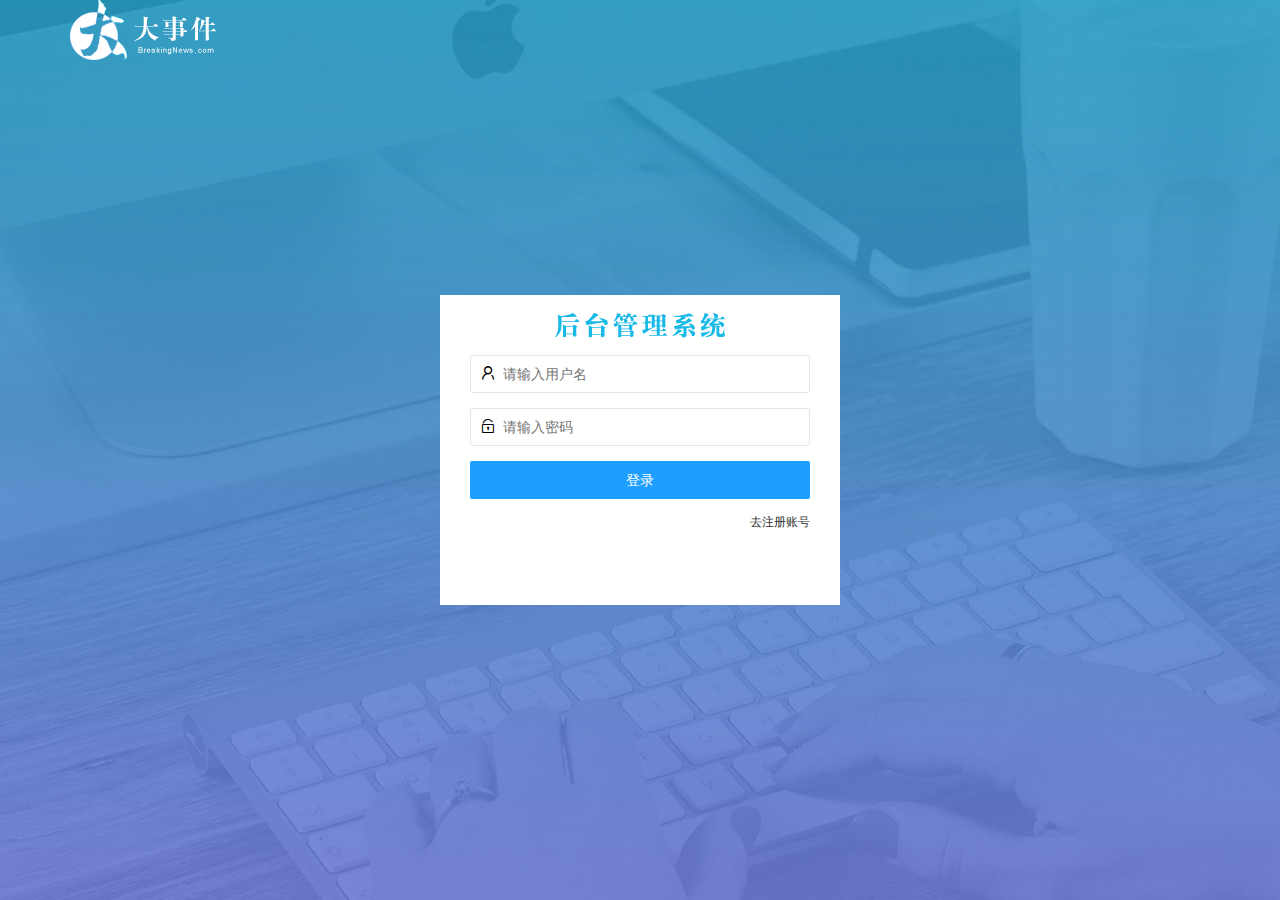
<file: login.html>
<!DOCTYPE html>
<html lang="en">
<head>
    <meta charset="UTF-8">
    <meta http-equiv="X-UA-Compatible" content="IE=edge">
    <meta name="viewport" content="width=device-width, initial-scale=1.0">
    <title>登录界面</title>
    <link rel="stylesheet" href="./assets/lib/layui/css/layui.css">
    <link rel="stylesheet" href="./assets/css/login.css">
</head>
<body>
    <!-- logo -->
    <div class="layui-main">
        <img src="./assets/images/logo.png" alt="">
    </div>
    <!-- 登录注册区域 -->
    <div class="loginAndRegBox">
        <div class="title-box"></div>
        <!-- 登录 -->
        <div class="login-box">
            <!--  登陆的表单 -->
            <form class="layui-form" id="form_login">
                <!-- 用户名 -->
                <div class="layui-form-item">
                  <i class="layui-icon layui-icon-username"></i>
                  <input type="text" name="username" required lay-verify="required" placeholder="请输入用户名" autocomplete="off" class="layui-input" />
                </div>
                <!-- 密码 -->
                <div class="layui-form-item">
                  <i class="layui-icon layui-icon-password"></i>
                  <input type="password" name="password" required lay-verify="required|pwd" placeholder="请输入密码" autocomplete="off" class="layui-input" />
                </div>
                <!-- 登录按钮 -->
                <div class="layui-form-item">
                  <!-- 注意：表单提交按钮和普通按钮的区别，就是 lay-submit 属性 -->
                  <button class="layui-btn layui-btn-fluid layui-btn-normal" lay-submit>登录</button>
                </div>
                <div class="layui-form-item links">
                    <a href="javascript:;" id="link_reg">去注册账号</a>
                </div>
              </form>
            
            
        </div>
        <!-- 注册 -->
        <div class="reg-box">
            <form class="layui-form" id="form_reg">
                <!-- 用户名 -->
                <div class="layui-form-item">
                  <i class="layui-icon layui-icon-username"></i>
                  <input type="text" name="username" required lay-verify="required" placeholder="请输入用户名" autocomplete="off" class="layui-input" />
                </div>
                <!-- 密码 -->
                <div class="layui-form-item">
                  <i class="layui-icon layui-icon-password"></i>
                  <input type="password" name="password" required lay-verify="required|pwd" placeholder="请输入密码" autocomplete="off" class="layui-input" />
                </div>
                <!-- 密码确认框 -->
                <div class="layui-form-item">
                  <i class="layui-icon layui-icon-password"></i>
                  <input type="password" name="repassword" required lay-verify="required|pwd|repwd" placeholder="再次确认密码" autocomplete="off" class="layui-input" />
                </div>
                <!-- 注册按钮 -->
                <div class="layui-form-item">
                  <!-- 注意：表单提交按钮和普通按钮的区别，就是 lay-submit 属性 -->
                  <button class="layui-btn layui-btn-fluid layui-btn-normal" lay-submit>注册</button>
                </div>
                <div class="layui-form-item links">
                  <a href="javascript:;" id="link_login">去登录</a>
                </div>
              </form>
        </div>
    </div>
    <script src="./assets/lib/layui/layui.all.js"></script>
    <script src="./assets/lib/jquery.js"></script>
    <script src="./assets/js/baseApi.js"></script>
    <script src="./assets/js/login.js"></script>
</body>
</html>
</file>
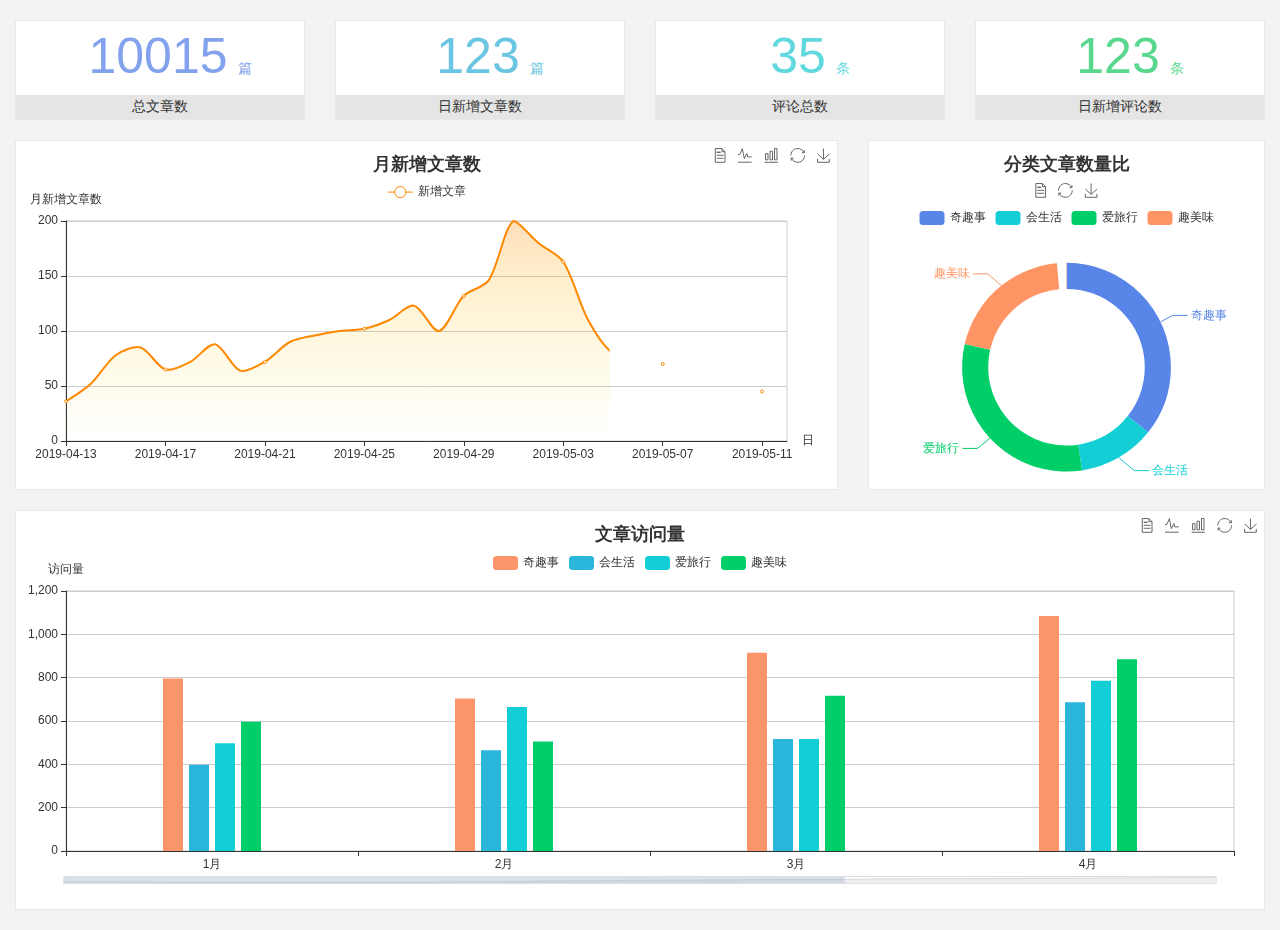
<file: home/dashboard.html>
<!DOCTYPE html>
<html lang="en">

<head>
  <meta charset="UTF-8">
  <meta name="viewport" content="width=device-width, initial-scale=1.0">
  <meta http-equiv="X-UA-Compatible" content="ie=edge">
  <title>图表统计</title>
  <link rel="stylesheet" href="../assets/lib/bootstrap.css" />
  <link rel="stylesheet" href="../assets/lib/main.css" />
  <script src="../assets/lib/jquery.js"></script>
  <script type="text/javascript" src="../assets/lib/echarts.min.js"></script>
</head>

<body>
  <div class="container-fluid">
    <div class="row spannel_list">
      <div class="col-sm-3 col-xs-6">
        <div class="spannel">
          <em>10015</em><span>篇</span>
          <b>总文章数</b>
        </div>
      </div>
      <div class="col-sm-3 col-xs-6">
        <div class="spannel scolor01">
          <em>123</em><span>篇</span>
          <b>日新增文章数</b>
        </div>
      </div>
      <div class="col-sm-3 col-xs-6">
        <div class="spannel scolor02">
          <em>35</em><span>条</span>
          <b>评论总数</b>
        </div>
      </div>
      <div class="col-sm-3 col-xs-6">
        <div class="spannel scolor03">
          <em>123</em><span>条</span>
          <b>日新增评论数</b>
        </div>
      </div>
    </div>
  </div>

  <div class="container-fluid">
    <div class="row curve-pie">
      <div class="col-lg-8 col-md-8">
        <div class="gragh_pannel" id="curve_show"></div>
      </div>
      <div class="col-lg-4 col-md-4">
        <div class="gragh_pannel" id="pie_show"></div>
      </div>
    </div>
  </div>

  <div class="container-fluid">
    <div class="column_pannel" id="column_show"></div>
  </div>

  <script>
    var oChart = echarts.init(document.getElementById('curve_show'));
    var aList_all = [
      { 'count': 36, 'date': '2019-04-13' },
      { 'count': 52, 'date': '2019-04-14' },
      { 'count': 78, 'date': '2019-04-15' },
      { 'count': 85, 'date': '2019-04-16' },
      { 'count': 65, 'date': '2019-04-17' },
      { 'count': 72, 'date': '2019-04-18' },
      { 'count': 88, 'date': '2019-04-19' },
      { 'count': 64, 'date': '2019-04-20' },
      { 'count': 72, 'date': '2019-04-21' },
      { 'count': 90, 'date': '2019-04-22' },
      { 'count': 96, 'date': '2019-04-23' },
      { 'count': 100, 'date': '2019-04-24' },
      { 'count': 102, 'date': '2019-04-25' },
      { 'count': 110, 'date': '2019-04-26' },
      { 'count': 123, 'date': '2019-04-27' },
      { 'count': 100, 'date': '2019-04-28' },
      { 'count': 132, 'date': '2019-04-29' },
      { 'count': 146, 'date': '2019-04-30' },
      { 'count': 200, 'date': '2019-05-01' },
      { 'count': 180, 'date': '2019-05-02' },
      { 'count': 163, 'date': '2019-05-03' },
      { 'count': 110, 'date': '2019-05-04' },
      { 'count': 80, 'date': '2019-05-05' },
      { 'count': 82, 'date': '2019-05-06' },
      { 'count': 70, 'date': '2019-05-07' },
      { 'count': 65, 'date': '2019-05-08' },
      { 'count': 54, 'date': '2019-05-09' },
      { 'count': 40, 'date': '2019-05-10' },
      { 'count': 45, 'date': '2019-05-11' },
      { 'count': 38, 'date': '2019-05-12' },
    ];

    let aCount = [];
    let aDate = [];

    for (var i = 0; i < aList_all.length; i++) {
      aCount.push(aList_all[i].count);
      aDate.push(aList_all[i].date);
    }

    var chartopt = {
      title: {
        text: '月新增文章数',
        left: 'center',
        top: '10'
      },
      tooltip: {
        trigger: 'axis'
      },
      legend: {
        data: ['新增文章'],
        top: '40'
      },
      toolbox: {
        show: true,
        feature: {
          mark: { show: true },
          dataView: { show: true, readOnly: false },
          magicType: { show: true, type: ['line', 'bar'] },
          restore: { show: true },
          saveAsImage: { show: true }
        }
      },
      calculable: true,
      xAxis: [
        {
          name: '日',
          type: 'category',
          boundaryGap: false,
          data: aDate
        }
      ],
      yAxis: [
        {
          name: '月新增文章数',
          type: 'value'
        }
      ],
      series: [
        {
          name: '新增文章',
          type: 'line',
          smooth: true,
          itemStyle: { normal: { areaStyle: { type: 'default' }, color: '#f80' }, lineStyle: { color: '#f80' } },
          data: aCount
        }],
      areaStyle: {
        normal: {
          color: new echarts.graphic.LinearGradient(0, 0, 0, 1, [{
            offset: 0,
            color: 'rgba(255,136,0,0.39)'
          }, {
            offset: .34,
            color: 'rgba(255,180,0,0.25)'
          }, {
            offset: 1,
            color: 'rgba(255,222,0,0.00)'
          }])

        }
      },
      grid: {
        show: true,
        x: 50,
        x2: 50,
        y: 80,
        height: 220
      }
    };

    oChart.setOption(chartopt);


    var oPie = echarts.init(document.getElementById('pie_show'));
    var oPieopt =
    {
      title: {
        top: 10,
        text: '分类文章数量比',
        x: 'center'
      },
      tooltip: {
        trigger: 'item',
        formatter: "{a} <br/>{b} : {c} ({d}%)"
      },
      color: ['#5885e8', '#13cfd5', '#00ce68', '#ff9565'],
      legend: {
        x: 'center',
        top: 65,
        data: ['奇趣事', '会生活', '爱旅行', '趣美味']
      },
      toolbox: {
        show: true,
        x: 'center',
        top: 35,
        feature: {
          mark: { show: true },
          dataView: { show: true, readOnly: false },
          magicType: {
            show: true,
            type: ['pie', 'funnel'],
            option: {
              funnel: {
                x: '25%',
                width: '50%',
                funnelAlign: 'left',
                max: 1548
              }
            }
          },
          restore: { show: true },
          saveAsImage: { show: true }
        }
      },
      calculable: true,
      series: [
        {
          name: '访问来源',
          type: 'pie',
          radius: ['45%', '60%'],
          center: ['50%', '65%'],
          data: [
            { value: 300, name: '奇趣事' },
            { value: 100, name: '会生活' },
            { value: 260, name: '爱旅行' },
            { value: 180, name: '趣美味' }
          ]
        }
      ]
    };
    oPie.setOption(oPieopt);



    var oColumn = echarts.init(document.getElementById('column_show'));
    var oColumnopt =
    {
      title: {
        text: '文章访问量',
        left: 'center',
        top: '10'
      },
      tooltip: {
        trigger: 'axis'
      },
      legend: {
        data: ['奇趣事', '会生活', '爱旅行', '趣美味'],
        top: '40'
      },
      toolbox: {
        show: true,
        feature: {
          mark: { show: true },
          dataView: { show: true, readOnly: false },
          magicType: { show: true, type: ['line', 'bar'] },
          restore: { show: true },
          saveAsImage: { show: true }
        }
      },
      calculable: true,
      xAxis: [
        {
          type: 'category',
          data: ['1月', '2月', '3月', '4月', '5月']
        }
      ],
      yAxis: [
        {
          name: '访问量',
          type: 'value'
        }
      ],
      series: [
        {
          name: '奇趣事',
          type: 'bar',
          barWidth: 20,
          itemStyle: {
            normal: { areaStyle: { type: 'default' }, color: '#fd956a' }
          },
          data: [800, 708, 920, 1090, 1200]
        },
        {
          name: '会生活',
          type: 'bar',
          barWidth: 20,
          itemStyle: {
            normal: { areaStyle: { type: 'default' }, color: '#2bb6db' }
          },
          data: [400, 468, 520, 690, 800]
        },
        {
          name: '爱旅行',
          type: 'bar',
          barWidth: 20,
          itemStyle: {
            normal: { areaStyle: { type: 'default' }, color: '#13cfd5' }
          },
          data: [500, 668, 520, 790, 900]
        },
        {
          name: '趣美味',
          type: 'bar',
          barWidth: 20,
          itemStyle: {
            normal: { areaStyle: { type: 'default' }, color: '#00ce68' }
          },
          data: [600, 508, 720, 890, 1000]
        }
      ],
      grid: {
        show: true,
        x: 50,
        x2: 30,
        y: 80,
        height: 260
      },
      dataZoom: [//给x轴设置滚动条
        {
          start: 0,//默认为0
          end: 100 - 1000 / 31,//默认为100
          type: 'slider',
          show: true,
          xAxisIndex: [0],
          handleSize: 0,//滑动条的 左右2个滑动条的大小
          height: 8,//组件高度
          left: 45, //左边的距离
          right: 50,//右边的距离
          bottom: 26,//右边的距离
          handleColor: '#ddd',//h滑动图标的颜色
          handleStyle: {
            borderColor: "#cacaca",
            borderWidth: "1",
            shadowBlur: 2,
            background: "#ddd",
            shadowColor: "#ddd",
          }
        }]
    };
    oColumn.setOption(oColumnopt);
  </script>
</body>

</html>
</file>
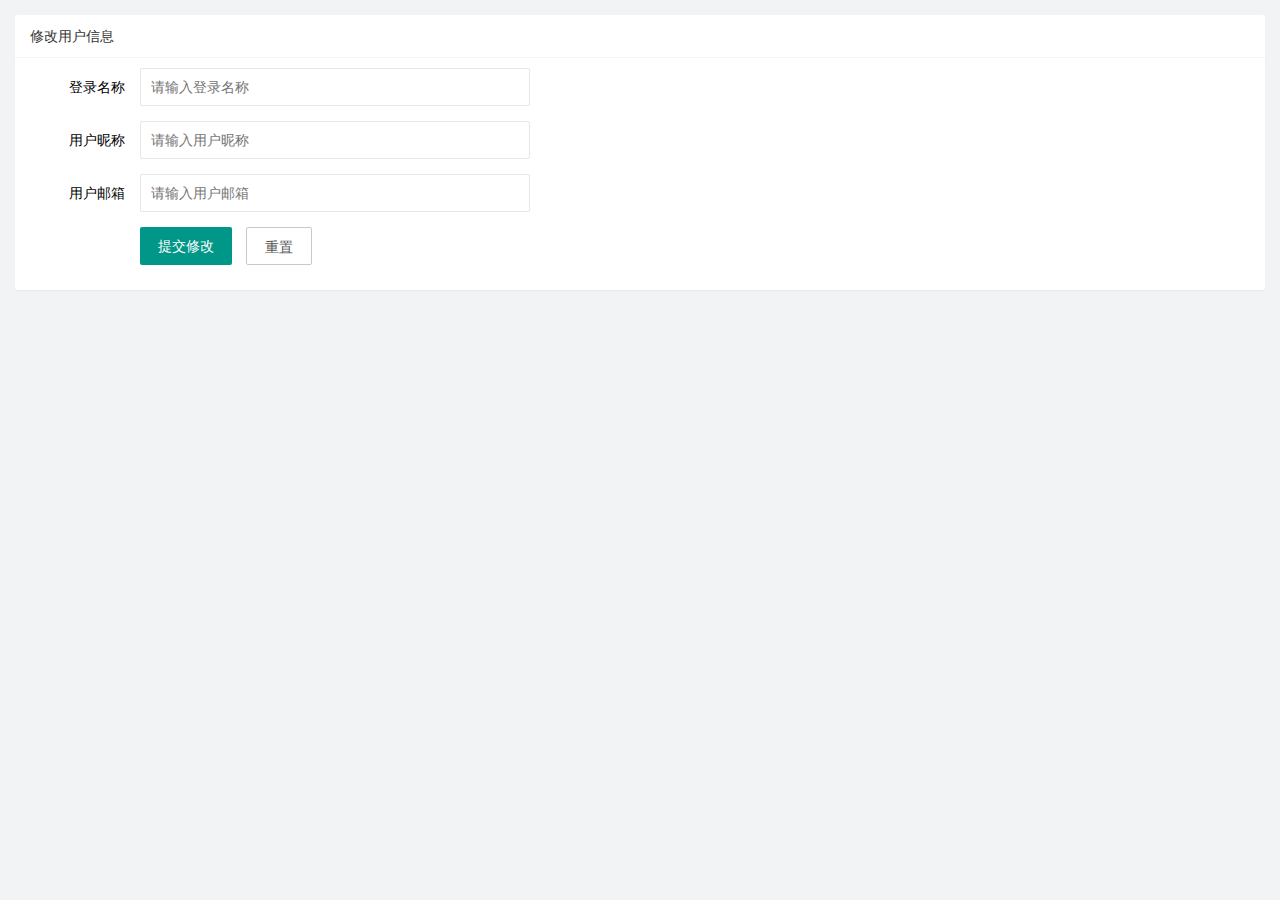
<file: user/user_info.html>
<!DOCTYPE html>
<html lang="en">
  <head>
    <meta charset="UTF-8" />
    <meta name="viewport" content="width=device-width, initial-scale=1.0" />
    <title>Document</title>
    <!-- 导入 layui 的样式 -->
    <link rel="stylesheet" href="../assets/lib/layui/css/layui.css" />
    <!-- 导入自己的样式 -->
    <link rel="stylesheet" href="../assets/css/user/user_info.css" />
  </head>
  <body>
    <!-- 卡片区域 -->
    <div class="layui-card">
      <div class="layui-card-header">修改用户信息</div>
      <div class="layui-card-body">
        <!-- form 表单区域 -->
        <form class="layui-form" lay-filter="formUserInfo">
          <!-- 这是隐藏域 -->
          <input type="hidden" name="id" value="" />
          <div class="layui-form-item">
            <label class="layui-form-label">登录名称</label>
            <div class="layui-input-block">
              <input type="text" name="username" required lay-verify="required" placeholder="请输入登录名称" autocomplete="off" class="layui-input" readonly />
            </div>
          </div>
          <div class="layui-form-item">
            <label class="layui-form-label">用户昵称</label>
            <div class="layui-input-block">
              <input type="text" name="nickname" required lay-verify="required|nickname" placeholder="请输入用户昵称" autocomplete="off" class="layui-input" />
            </div>
          </div>
          <div class="layui-form-item">
            <label class="layui-form-label">用户邮箱</label>
            <div class="layui-input-block">
              <input type="text" name="email" required lay-verify="required|email" placeholder="请输入用户邮箱" autocomplete="off" class="layui-input" />
            </div>
          </div>
          <div class="layui-form-item">
            <div class="layui-input-block">
              <button class="layui-btn" lay-submit lay-filter="formDemo">提交修改</button>
              <button type="reset" class="layui-btn layui-btn-primary" id="btnReset">重置</button>
            </div>
          </div>
        </form>
      </div>
    </div>

    <!-- 导入 layui 的 js -->
    <script src="../assets/lib/layui/layui.all.js"></script>
    <!-- 导入 jquery -->
    <script src="../assets/lib/jquery.js"></script>
    <!-- 导入 baseAPI -->
    <script src="../assets/js/baseApi.js"></script>
    <!-- 导入自己的 js -->
    <script src="../assets/js/user/user_info.js"></script>
  </body>
</html>
</file>
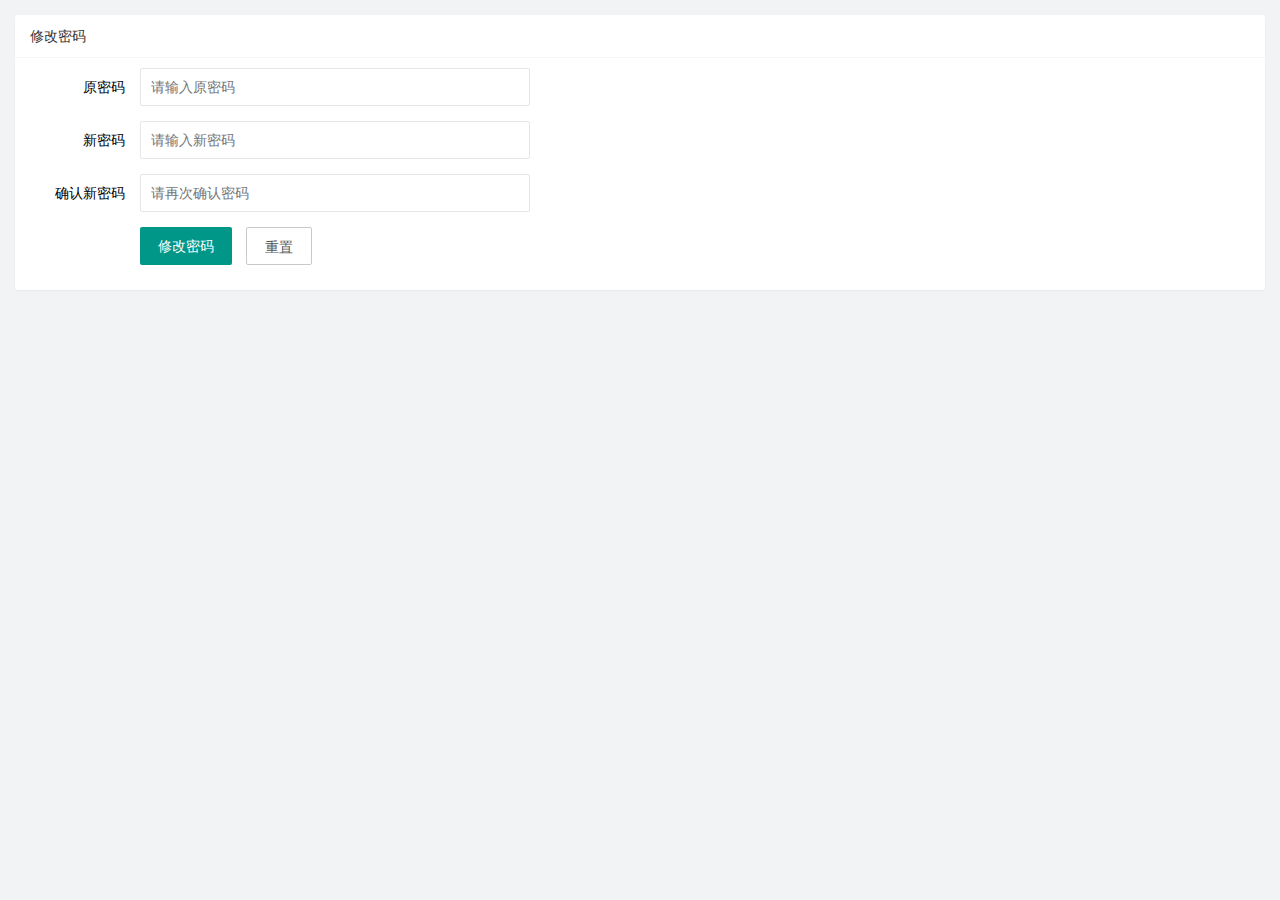
<file: user/user_pwd.html>
<!DOCTYPE html>
<html lang="en">
  <head>
    <meta charset="UTF-8" />
    <meta name="viewport" content="width=device-width, initial-scale=1.0" />
    <title>Document</title>
    <link rel="stylesheet" href="../assets/lib/layui/css/layui.css" />
    <link rel="stylesheet" href="../assets/css/user/user_pwd.css" />
  </head>
  <body>
    <!-- 卡片区域 -->
    <div class="layui-card">
      <div class="layui-card-header">修改密码</div>
      <div class="layui-card-body">
        <form class="layui-form">
          <div class="layui-form-item">
            <label class="layui-form-label">原密码</label>
            <div class="layui-input-block">
              <input type="password" name="oldPwd" required lay-verify="required|pwd" placeholder="请输入原密码" autocomplete="off" class="layui-input" />
            </div>
          </div>
          <div class="layui-form-item">
            <label class="layui-form-label">新密码</label>
            <div class="layui-input-block">
              <input type="password" name="newPwd" required lay-verify="required|pwd|samePwd" placeholder="请输入新密码" autocomplete="off" class="layui-input" />
            </div>
          </div>
          <div class="layui-form-item">
            <label class="layui-form-label">确认新密码</label>
            <div class="layui-input-block">
              <input type="password" name="rePwd" required lay-verify="required|pwd|rePwd" placeholder="请再次确认密码" autocomplete="off" class="layui-input" />
            </div>
          </div>
          <div class="layui-form-item">
            <div class="layui-input-block">
              <button class="layui-btn" lay-submit lay-filter="formDemo">修改密码</button>
              <button type="reset" class="layui-btn layui-btn-primary">重置</button>
            </div>
          </div>
        </form>
      </div>
    </div>

    <!-- 导入 layui 的 js -->
    <script src="../assets/lib/layui/layui.all.js"></script>
    <!-- 导入 jQuery -->
    <script src="../assets/lib/jquery.js"></script>
    <!-- 导入 baseAPI -->
    <script src="../assets/js/baseApi.js"></script>
    <!-- 导入自己的 js -->
    <script src="../assets/js/user/user_pwd.js"></script>
  </body>
</html>
</file>
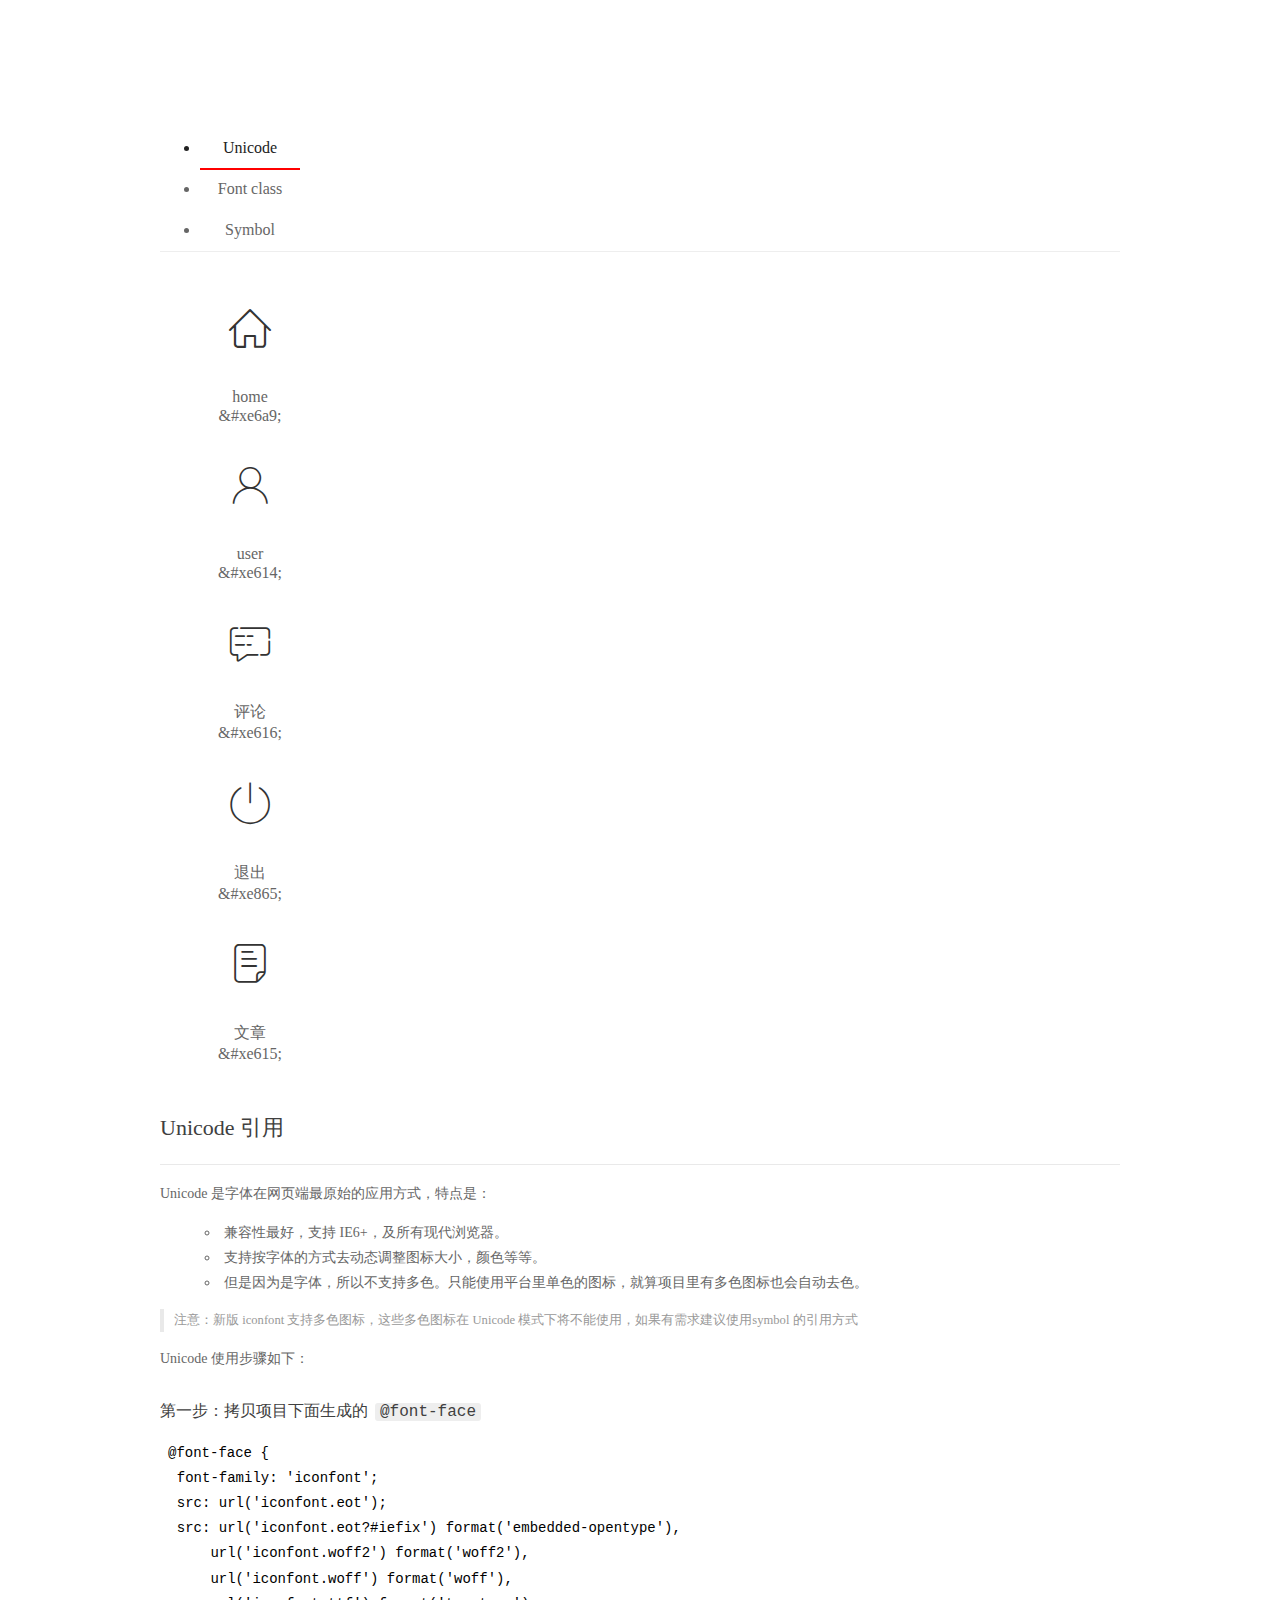
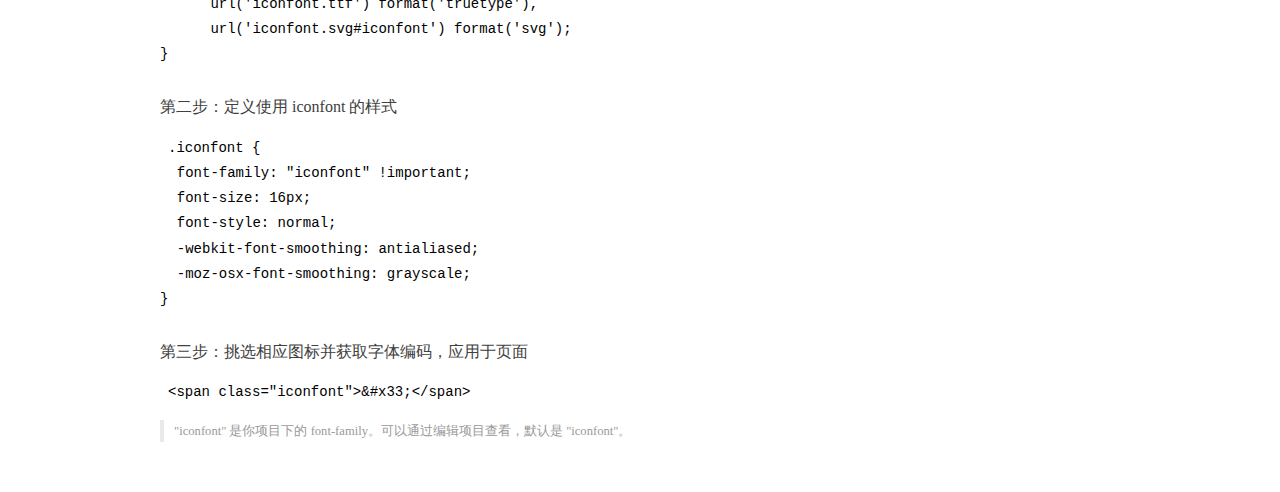
<file: assets/fonts/demo_index.html>
<!DOCTYPE html>
<html>
<head>
  <meta charset="utf-8"/>
  <title>IconFont Demo</title>
  <link rel="shortcut icon" href="https://gtms04.alicdn.com/tps/i4/TB1_oz6GVXXXXaFXpXXJDFnIXXX-64-64.ico" type="image/x-icon"/>
  <link rel="stylesheet" href="https://g.alicdn.com/thx/cube/1.3.2/cube.min.css">
  <link rel="stylesheet" href="demo.css">
  <link rel="stylesheet" href="iconfont.css">
  <script src="iconfont.js"></script>
  <!-- jQuery -->
  <script src="https://a1.alicdn.com/oss/uploads/2018/12/26/7bfddb60-08e8-11e9-9b04-53e73bb6408b.js"></script>
  <!-- 代码高亮 -->
  <script src="https://a1.alicdn.com/oss/uploads/2018/12/26/a3f714d0-08e6-11e9-8a15-ebf944d7534c.js"></script>
</head>
<body>
  <div class="main">
    <h1 class="logo"><a href="https://www.iconfont.cn/" title="iconfont 首页" target="_blank">&#xe86b;</a></h1>
    <div class="nav-tabs">
      <ul id="tabs" class="dib-box">
        <li class="dib active"><span>Unicode</span></li>
        <li class="dib"><span>Font class</span></li>
        <li class="dib"><span>Symbol</span></li>
      </ul>
      
    </div>
    <div class="tab-container">
      <div class="content unicode" style="display: block;">
          <ul class="icon_lists dib-box">
          
            <li class="dib">
              <span class="icon iconfont">&#xe6a9;</span>
                <div class="name">home</div>
                <div class="code-name">&amp;#xe6a9;</div>
              </li>
          
            <li class="dib">
              <span class="icon iconfont">&#xe614;</span>
                <div class="name">user</div>
                <div class="code-name">&amp;#xe614;</div>
              </li>
          
            <li class="dib">
              <span class="icon iconfont">&#xe616;</span>
                <div class="name">评论</div>
                <div class="code-name">&amp;#xe616;</div>
              </li>
          
            <li class="dib">
              <span class="icon iconfont">&#xe865;</span>
                <div class="name">退出</div>
                <div class="code-name">&amp;#xe865;</div>
              </li>
          
            <li class="dib">
              <span class="icon iconfont">&#xe615;</span>
                <div class="name">文章</div>
                <div class="code-name">&amp;#xe615;</div>
              </li>
          
          </ul>
          <div class="article markdown">
          <h2 id="unicode-">Unicode 引用</h2>
          <hr>

          <p>Unicode 是字体在网页端最原始的应用方式，特点是：</p>
          <ul>
            <li>兼容性最好，支持 IE6+，及所有现代浏览器。</li>
            <li>支持按字体的方式去动态调整图标大小，颜色等等。</li>
            <li>但是因为是字体，所以不支持多色。只能使用平台里单色的图标，就算项目里有多色图标也会自动去色。</li>
          </ul>
          <blockquote>
            <p>注意：新版 iconfont 支持多色图标，这些多色图标在 Unicode 模式下将不能使用，如果有需求建议使用symbol 的引用方式</p>
          </blockquote>
          <p>Unicode 使用步骤如下：</p>
          <h3 id="-font-face">第一步：拷贝项目下面生成的 <code>@font-face</code></h3>
<pre><code class="language-css"
>@font-face {
  font-family: 'iconfont';
  src: url('iconfont.eot');
  src: url('iconfont.eot?#iefix') format('embedded-opentype'),
      url('iconfont.woff2') format('woff2'),
      url('iconfont.woff') format('woff'),
      url('iconfont.ttf') format('truetype'),
      url('iconfont.svg#iconfont') format('svg');
}
</code></pre>
          <h3 id="-iconfont-">第二步：定义使用 iconfont 的样式</h3>
<pre><code class="language-css"
>.iconfont {
  font-family: "iconfont" !important;
  font-size: 16px;
  font-style: normal;
  -webkit-font-smoothing: antialiased;
  -moz-osx-font-smoothing: grayscale;
}
</code></pre>
          <h3 id="-">第三步：挑选相应图标并获取字体编码，应用于页面</h3>
<pre>
<code class="language-html"
>&lt;span class="iconfont"&gt;&amp;#x33;&lt;/span&gt;
</code></pre>
          <blockquote>
            <p>"iconfont" 是你项目下的 font-family。可以通过编辑项目查看，默认是 "iconfont"。</p>
          </blockquote>
          </div>
      </div>
      <div class="content font-class">
        <ul class="icon_lists dib-box">
          
          <li class="dib">
            <span class="icon iconfont icon-home"></span>
            <div class="name">
              home
            </div>
            <div class="code-name">.icon-home
            </div>
          </li>
          
          <li class="dib">
            <span class="icon iconfont icon-user"></span>
            <div class="name">
              user
            </div>
            <div class="code-name">.icon-user
            </div>
          </li>
          
          <li class="dib">
            <span class="icon iconfont icon-pinglun"></span>
            <div class="name">
              评论
            </div>
            <div class="code-name">.icon-pinglun
            </div>
          </li>
          
          <li class="dib">
            <span class="icon iconfont icon-tuichu"></span>
            <div class="name">
              退出
            </div>
            <div class="code-name">.icon-tuichu
            </div>
          </li>
          
          <li class="dib">
            <span class="icon iconfont icon-16"></span>
            <div class="name">
              文章
            </div>
            <div class="code-name">.icon-16
            </div>
          </li>
          
        </ul>
        <div class="article markdown">
        <h2 id="font-class-">font-class 引用</h2>
        <hr>

        <p>font-class 是 Unicode 使用方式的一种变种，主要是解决 Unicode 书写不直观，语意不明确的问题。</p>
        <p>与 Unicode 使用方式相比，具有如下特点：</p>
        <ul>
          <li>兼容性良好，支持 IE8+，及所有现代浏览器。</li>
          <li>相比于 Unicode 语意明确，书写更直观。可以很容易分辨这个 icon 是什么。</li>
          <li>因为使用 class 来定义图标，所以当要替换图标时，只需要修改 class 里面的 Unicode 引用。</li>
          <li>不过因为本质上还是使用的字体，所以多色图标还是不支持的。</li>
        </ul>
        <p>使用步骤如下：</p>
        <h3 id="-fontclass-">第一步：引入项目下面生成的 fontclass 代码：</h3>
<pre><code class="language-html">&lt;link rel="stylesheet" href="./iconfont.css"&gt;
</code></pre>
        <h3 id="-">第二步：挑选相应图标并获取类名，应用于页面：</h3>
<pre><code class="language-html">&lt;span class="iconfont icon-xxx"&gt;&lt;/span&gt;
</code></pre>
        <blockquote>
          <p>"
            iconfont" 是你项目下的 font-family。可以通过编辑项目查看，默认是 "iconfont"。</p>
        </blockquote>
      </div>
      </div>
      <div class="content symbol">
          <ul class="icon_lists dib-box">
          
            <li class="dib">
                <svg class="icon svg-icon" aria-hidden="true">
                  <use xlink:href="#icon-home"></use>
                </svg>
                <div class="name">home</div>
                <div class="code-name">#icon-home</div>
            </li>
          
            <li class="dib">
                <svg class="icon svg-icon" aria-hidden="true">
                  <use xlink:href="#icon-user"></use>
                </svg>
                <div class="name">user</div>
                <div class="code-name">#icon-user</div>
            </li>
          
            <li class="dib">
                <svg class="icon svg-icon" aria-hidden="true">
                  <use xlink:href="#icon-pinglun"></use>
                </svg>
                <div class="name">评论</div>
                <div class="code-name">#icon-pinglun</div>
            </li>
          
            <li class="dib">
                <svg class="icon svg-icon" aria-hidden="true">
                  <use xlink:href="#icon-tuichu"></use>
                </svg>
                <div class="name">退出</div>
                <div class="code-name">#icon-tuichu</div>
            </li>
          
            <li class="dib">
                <svg class="icon svg-icon" aria-hidden="true">
                  <use xlink:href="#icon-16"></use>
                </svg>
                <div class="name">文章</div>
                <div class="code-name">#icon-16</div>
            </li>
          
          </ul>
          <div class="article markdown">
          <h2 id="symbol-">Symbol 引用</h2>
          <hr>

          <p>这是一种全新的使用方式，应该说这才是未来的主流，也是平台目前推荐的用法。相关介绍可以参考这篇<a href="">文章</a>
            这种用法其实是做了一个 SVG 的集合，与另外两种相比具有如下特点：</p>
          <ul>
            <li>支持多色图标了，不再受单色限制。</li>
            <li>通过一些技巧，支持像字体那样，通过 <code>font-size</code>, <code>color</code> 来调整样式。</li>
            <li>兼容性较差，支持 IE9+，及现代浏览器。</li>
            <li>浏览器渲染 SVG 的性能一般，还不如 png。</li>
          </ul>
          <p>使用步骤如下：</p>
          <h3 id="-symbol-">第一步：引入项目下面生成的 symbol 代码：</h3>
<pre><code class="language-html">&lt;script src="./iconfont.js"&gt;&lt;/script&gt;
</code></pre>
          <h3 id="-css-">第二步：加入通用 CSS 代码（引入一次就行）：</h3>
<pre><code class="language-html">&lt;style&gt;
.icon {
  width: 1em;
  height: 1em;
  vertical-align: -0.15em;
  fill: currentColor;
  overflow: hidden;
}
&lt;/style&gt;
</code></pre>
          <h3 id="-">第三步：挑选相应图标并获取类名，应用于页面：</h3>
<pre><code class="language-html">&lt;svg class="icon" aria-hidden="true"&gt;
  &lt;use xlink:href="#icon-xxx"&gt;&lt;/use&gt;
&lt;/svg&gt;
</code></pre>
          </div>
      </div>

    </div>
  </div>
  <script>
  $(document).ready(function () {
      $('.tab-container .content:first').show()

      $('#tabs li').click(function (e) {
        var tabContent = $('.tab-container .content')
        var index = $(this).index()

        if ($(this).hasClass('active')) {
          return
        } else {
          $('#tabs li').removeClass('active')
          $(this).addClass('active')

          tabContent.hide().eq(index).fadeIn()
        }
      })
    })
  </script>
</body>
</html>
</file>
<file: assets/lib/layui/css/layui.css>
/** layui-v2.5.5 MIT License By https://www.layui.com */
 .layui-inline,img{display:inline-block;vertical-align:middle}h1,h2,h3,h4,h5,h6{font-weight:400}.layui-edge,.layui-header,.layui-inline,.layui-main{position:relative}.layui-body,.layui-edge,.layui-elip{overflow:hidden}.layui-btn,.layui-edge,.layui-inline,img{vertical-align:middle}.layui-btn,.layui-disabled,.layui-icon,.layui-unselect{-moz-user-select:none;-webkit-user-select:none;-ms-user-select:none}.layui-elip,.layui-form-checkbox span,.layui-form-pane .layui-form-label{text-overflow:ellipsis;white-space:nowrap}.layui-breadcrumb,.layui-tree-btnGroup{visibility:hidden}blockquote,body,button,dd,div,dl,dt,form,h1,h2,h3,h4,h5,h6,input,li,ol,p,pre,td,textarea,th,ul{margin:0;padding:0;-webkit-tap-highlight-color:rgba(0,0,0,0)}a:active,a:hover{outline:0}img{border:none}li{list-style:none}table{border-collapse:collapse;border-spacing:0}h4,h5,h6{font-size:100%}button,input,optgroup,option,select,textarea{font-family:inherit;font-size:inherit;font-style:inherit;font-weight:inherit;outline:0}pre{white-space:pre-wrap;white-space:-moz-pre-wrap;white-space:-pre-wrap;white-space:-o-pre-wrap;word-wrap:break-word}body{line-height:24px;font:14px Helvetica Neue,Helvetica,PingFang SC,Tahoma,Arial,sans-serif}hr{height:1px;margin:10px 0;border:0;clear:both}a{color:#333;text-decoration:none}a:hover{color:#777}a cite{font-style:normal;*cursor:pointer}.layui-border-box,.layui-border-box *{box-sizing:border-box}.layui-box,.layui-box *{box-sizing:content-box}.layui-clear{clear:both;*zoom:1}.layui-clear:after{content:'\20';clear:both;*zoom:1;display:block;height:0}.layui-inline{*display:inline;*zoom:1}.layui-edge{display:inline-block;width:0;height:0;border-width:6px;border-style:dashed;border-color:transparent}.layui-edge-top{top:-4px;border-bottom-color:#999;border-bottom-style:solid}.layui-edge-right{border-left-color:#999;border-left-style:solid}.layui-edge-bottom{top:2px;border-top-color:#999;border-top-style:solid}.layui-edge-left{border-right-color:#999;border-right-style:solid}.layui-disabled,.layui-disabled:hover{color:#d2d2d2!important;cursor:not-allowed!important}.layui-circle{border-radius:100%}.layui-show{display:block!important}.layui-hide{display:none!important}@font-face{font-family:layui-icon;src:url(../font/iconfont.eot?v=250);src:url(../font/iconfont.eot?v=250#iefix) format('embedded-opentype'),url(../font/iconfont.woff2?v=250) format('woff2'),url(../font/iconfont.woff?v=250) format('woff'),url(../font/iconfont.ttf?v=250) format('truetype'),url(../font/iconfont.svg?v=250#layui-icon) format('svg')}.layui-icon{font-family:layui-icon!important;font-size:16px;font-style:normal;-webkit-font-smoothing:antialiased;-moz-osx-font-smoothing:grayscale}.layui-icon-reply-fill:before{content:"\e611"}.layui-icon-set-fill:before{content:"\e614"}.layui-icon-menu-fill:before{content:"\e60f"}.layui-icon-search:before{content:"\e615"}.layui-icon-share:before{content:"\e641"}.layui-icon-set-sm:before{content:"\e620"}.layui-icon-engine:before{content:"\e628"}.layui-icon-close:before{content:"\1006"}.layui-icon-close-fill:before{content:"\1007"}.layui-icon-chart-screen:before{content:"\e629"}.layui-icon-star:before{content:"\e600"}.layui-icon-circle-dot:before{content:"\e617"}.layui-icon-chat:before{content:"\e606"}.layui-icon-release:before{content:"\e609"}.layui-icon-list:before{content:"\e60a"}.layui-icon-chart:before{content:"\e62c"}.layui-icon-ok-circle:before{content:"\1005"}.layui-icon-layim-theme:before{content:"\e61b"}.layui-icon-table:before{content:"\e62d"}.layui-icon-right:before{content:"\e602"}.layui-icon-left:before{content:"\e603"}.layui-icon-cart-simple:before{content:"\e698"}.layui-icon-face-cry:before{content:"\e69c"}.layui-icon-face-smile:before{content:"\e6af"}.layui-icon-survey:before{content:"\e6b2"}.layui-icon-tree:before{content:"\e62e"}.layui-icon-upload-circle:before{content:"\e62f"}.layui-icon-add-circle:before{content:"\e61f"}.layui-icon-download-circle:before{content:"\e601"}.layui-icon-templeate-1:before{content:"\e630"}.layui-icon-util:before{content:"\e631"}.layui-icon-face-surprised:before{content:"\e664"}.layui-icon-edit:before{content:"\e642"}.layui-icon-speaker:before{content:"\e645"}.layui-icon-down:before{content:"\e61a"}.layui-icon-file:before{content:"\e621"}.layui-icon-layouts:before{content:"\e632"}.layui-icon-rate-half:before{content:"\e6c9"}.layui-icon-add-circle-fine:before{content:"\e608"}.layui-icon-prev-circle:before{content:"\e633"}.layui-icon-read:before{content:"\e705"}.layui-icon-404:before{content:"\e61c"}.layui-icon-carousel:before{content:"\e634"}.layui-icon-help:before{content:"\e607"}.layui-icon-code-circle:before{content:"\e635"}.layui-icon-water:before{content:"\e636"}.layui-icon-username:before{content:"\e66f"}.layui-icon-find-fill:before{content:"\e670"}.layui-icon-about:before{content:"\e60b"}.layui-icon-location:before{content:"\e715"}.layui-icon-up:before{content:"\e619"}.layui-icon-pause:before{content:"\e651"}.layui-icon-date:before{content:"\e637"}.layui-icon-layim-uploadfile:before{content:"\e61d"}.layui-icon-delete:before{content:"\e640"}.layui-icon-play:before{content:"\e652"}.layui-icon-top:before{content:"\e604"}.layui-icon-friends:before{content:"\e612"}.layui-icon-refresh-3:before{content:"\e9aa"}.layui-icon-ok:before{content:"\e605"}.layui-icon-layer:before{content:"\e638"}.layui-icon-face-smile-fine:before{content:"\e60c"}.layui-icon-dollar:before{content:"\e659"}.layui-icon-group:before{content:"\e613"}.layui-icon-layim-download:before{content:"\e61e"}.layui-icon-picture-fine:before{content:"\e60d"}.layui-icon-link:before{content:"\e64c"}.layui-icon-diamond:before{content:"\e735"}.layui-icon-log:before{content:"\e60e"}.layui-icon-rate-solid:before{content:"\e67a"}.layui-icon-fonts-del:before{content:"\e64f"}.layui-icon-unlink:before{content:"\e64d"}.layui-icon-fonts-clear:before{content:"\e639"}.layui-icon-triangle-r:before{content:"\e623"}.layui-icon-circle:before{content:"\e63f"}.layui-icon-radio:before{content:"\e643"}.layui-icon-align-center:before{content:"\e647"}.layui-icon-align-right:before{content:"\e648"}.layui-icon-align-left:before{content:"\e649"}.layui-icon-loading-1:before{content:"\e63e"}.layui-icon-return:before{content:"\e65c"}.layui-icon-fonts-strong:before{content:"\e62b"}.layui-icon-upload:before{content:"\e67c"}.layui-icon-dialogue:before{content:"\e63a"}.layui-icon-video:before{content:"\e6ed"}.layui-icon-headset:before{content:"\e6fc"}.layui-icon-cellphone-fine:before{content:"\e63b"}.layui-icon-add-1:before{content:"\e654"}.layui-icon-face-smile-b:before{content:"\e650"}.layui-icon-fonts-html:before{content:"\e64b"}.layui-icon-form:before{content:"\e63c"}.layui-icon-cart:before{content:"\e657"}.layui-icon-camera-fill:before{content:"\e65d"}.layui-icon-tabs:before{content:"\e62a"}.layui-icon-fonts-code:before{content:"\e64e"}.layui-icon-fire:before{content:"\e756"}.layui-icon-set:before{content:"\e716"}.layui-icon-fonts-u:before{content:"\e646"}.layui-icon-triangle-d:before{content:"\e625"}.layui-icon-tips:before{content:"\e702"}.layui-icon-picture:before{content:"\e64a"}.layui-icon-more-vertical:before{content:"\e671"}.layui-icon-flag:before{content:"\e66c"}.layui-icon-loading:before{content:"\e63d"}.layui-icon-fonts-i:before{content:"\e644"}.layui-icon-refresh-1:before{content:"\e666"}.layui-icon-rmb:before{content:"\e65e"}.layui-icon-home:before{content:"\e68e"}.layui-icon-user:before{content:"\e770"}.layui-icon-notice:before{content:"\e667"}.layui-icon-login-weibo:before{content:"\e675"}.layui-icon-voice:before{content:"\e688"}.layui-icon-upload-drag:before{content:"\e681"}.layui-icon-login-qq:before{content:"\e676"}.layui-icon-snowflake:before{content:"\e6b1"}.layui-icon-file-b:before{content:"\e655"}.layui-icon-template:before{content:"\e663"}.layui-icon-auz:before{content:"\e672"}.layui-icon-console:before{content:"\e665"}.layui-icon-app:before{content:"\e653"}.layui-icon-prev:before{content:"\e65a"}.layui-icon-website:before{content:"\e7ae"}.layui-icon-next:before{content:"\e65b"}.layui-icon-component:before{content:"\e857"}.layui-icon-more:before{content:"\e65f"}.layui-icon-login-wechat:before{content:"\e677"}.layui-icon-shrink-right:before{content:"\e668"}.layui-icon-spread-left:before{content:"\e66b"}.layui-icon-camera:before{content:"\e660"}.layui-icon-note:before{content:"\e66e"}.layui-icon-refresh:before{content:"\e669"}.layui-icon-female:before{content:"\e661"}.layui-icon-male:before{content:"\e662"}.layui-icon-password:before{content:"\e673"}.layui-icon-senior:before{content:"\e674"}.layui-icon-theme:before{content:"\e66a"}.layui-icon-tread:before{content:"\e6c5"}.layui-icon-praise:before{content:"\e6c6"}.layui-icon-star-fill:before{content:"\e658"}.layui-icon-rate:before{content:"\e67b"}.layui-icon-template-1:before{content:"\e656"}.layui-icon-vercode:before{content:"\e679"}.layui-icon-cellphone:before{content:"\e678"}.layui-icon-screen-full:before{content:"\e622"}.layui-icon-screen-restore:before{content:"\e758"}.layui-icon-cols:before{content:"\e610"}.layui-icon-export:before{content:"\e67d"}.layui-icon-print:before{content:"\e66d"}.layui-icon-slider:before{content:"\e714"}.layui-icon-addition:before{content:"\e624"}.layui-icon-subtraction:before{content:"\e67e"}.layui-icon-service:before{content:"\e626"}.layui-icon-transfer:before{content:"\e691"}.layui-main{width:1140px;margin:0 auto}.layui-header{z-index:1000;height:60px}.layui-header a:hover{transition:all .5s;-webkit-transition:all .5s}.layui-side{position:fixed;left:0;top:0;bottom:0;z-index:999;width:200px;overflow-x:hidden}.layui-side-scroll{position:relative;width:220px;height:100%;overflow-x:hidden}.layui-body{position:absolute;left:200px;right:0;top:0;bottom:0;z-index:998;width:auto;overflow-y:auto;box-sizing:border-box}.layui-layout-body{overflow:hidden}.layui-layout-admin .layui-header{background-color:#23262E}.layui-layout-admin .layui-side{top:60px;width:200px;overflow-x:hidden}.layui-layout-admin .layui-body{position:fixed;top:60px;bottom:44px}.layui-layout-admin .layui-main{width:auto;margin:0 15px}.layui-layout-admin .layui-footer{position:fixed;left:200px;right:0;bottom:0;height:44px;line-height:44px;padding:0 15px;background-color:#eee}.layui-layout-admin .layui-logo{position:absolute;left:0;top:0;width:200px;height:100%;line-height:60px;text-align:center;color:#009688;font-size:16px}.layui-layout-admin .layui-header .layui-nav{background:0 0}.layui-layout-left{position:absolute!important;left:200px;top:0}.layui-layout-right{position:absolute!important;right:0;top:0}.layui-container{position:relative;margin:0 auto;padding:0 15px;box-sizing:border-box}.layui-fluid{position:relative;margin:0 auto;padding:0 15px}.layui-row:after,.layui-row:before{content:'';display:block;clear:both}.layui-col-lg1,.layui-col-lg10,.layui-col-lg11,.layui-col-lg12,.layui-col-lg2,.layui-col-lg3,.layui-col-lg4,.layui-col-lg5,.layui-col-lg6,.layui-col-lg7,.layui-col-lg8,.layui-col-lg9,.layui-col-md1,.layui-col-md10,.layui-col-md11,.layui-col-md12,.layui-col-md2,.layui-col-md3,.layui-col-md4,.layui-col-md5,.layui-col-md6,.layui-col-md7,.layui-col-md8,.layui-col-md9,.layui-col-sm1,.layui-col-sm10,.layui-col-sm11,.layui-col-sm12,.layui-col-sm2,.layui-col-sm3,.layui-col-sm4,.layui-col-sm5,.layui-col-sm6,.layui-col-sm7,.layui-col-sm8,.layui-col-sm9,.layui-col-xs1,.layui-col-xs10,.layui-col-xs11,.layui-col-xs12,.layui-col-xs2,.layui-col-xs3,.layui-col-xs4,.layui-col-xs5,.layui-col-xs6,.layui-col-xs7,.layui-col-xs8,.layui-col-xs9{position:relative;display:block;box-sizing:border-box}.layui-col-xs1,.layui-col-xs10,.layui-col-xs11,.layui-col-xs12,.layui-col-xs2,.layui-col-xs3,.layui-col-xs4,.layui-col-xs5,.layui-col-xs6,.layui-col-xs7,.layui-col-xs8,.layui-col-xs9{float:left}.layui-col-xs1{width:8.33333333%}.layui-col-xs2{width:16.66666667%}.layui-col-xs3{width:25%}.layui-col-xs4{width:33.33333333%}.layui-col-xs5{width:41.66666667%}.layui-col-xs6{width:50%}.layui-col-xs7{width:58.33333333%}.layui-col-xs8{width:66.66666667%}.layui-col-xs9{width:75%}.layui-col-xs10{width:83.33333333%}.layui-col-xs11{width:91.66666667%}.layui-col-xs12{width:100%}.layui-col-xs-offset1{margin-left:8.33333333%}.layui-col-xs-offset2{margin-left:16.66666667%}.layui-col-xs-offset3{margin-left:25%}.layui-col-xs-offset4{margin-left:33.33333333%}.layui-col-xs-offset5{margin-left:41.66666667%}.layui-col-xs-offset6{margin-left:50%}.layui-col-xs-offset7{margin-left:58.33333333%}.layui-col-xs-offset8{margin-left:66.66666667%}.layui-col-xs-offset9{margin-left:75%}.layui-col-xs-offset10{margin-left:83.33333333%}.layui-col-xs-offset11{margin-left:91.66666667%}.layui-col-xs-offset12{margin-left:100%}@media screen and (max-width:768px){.layui-hide-xs{display:none!important}.layui-show-xs-block{display:block!important}.layui-show-xs-inline{display:inline!important}.layui-show-xs-inline-block{display:inline-block!important}}@media screen and (min-width:768px){.layui-container{width:750px}.layui-hide-sm{display:none!important}.layui-show-sm-block{display:block!important}.layui-show-sm-inline{display:inline!important}.layui-show-sm-inline-block{display:inline-block!important}.layui-col-sm1,.layui-col-sm10,.layui-col-sm11,.layui-col-sm12,.layui-col-sm2,.layui-col-sm3,.layui-col-sm4,.layui-col-sm5,.layui-col-sm6,.layui-col-sm7,.layui-col-sm8,.layui-col-sm9{float:left}.layui-col-sm1{width:8.33333333%}.layui-col-sm2{width:16.66666667%}.layui-col-sm3{width:25%}.layui-col-sm4{width:33.33333333%}.layui-col-sm5{width:41.66666667%}.layui-col-sm6{width:50%}.layui-col-sm7{width:58.33333333%}.layui-col-sm8{width:66.66666667%}.layui-col-sm9{width:75%}.layui-col-sm10{width:83.33333333%}.layui-col-sm11{width:91.66666667%}.layui-col-sm12{width:100%}.layui-col-sm-offset1{margin-left:8.33333333%}.layui-col-sm-offset2{margin-left:16.66666667%}.layui-col-sm-offset3{margin-left:25%}.layui-col-sm-offset4{margin-left:33.33333333%}.layui-col-sm-offset5{margin-left:41.66666667%}.layui-col-sm-offset6{margin-left:50%}.layui-col-sm-offset7{margin-left:58.33333333%}.layui-col-sm-offset8{margin-left:66.66666667%}.layui-col-sm-offset9{margin-left:75%}.layui-col-sm-offset10{margin-left:83.33333333%}.layui-col-sm-offset11{margin-left:91.66666667%}.layui-col-sm-offset12{margin-left:100%}}@media screen and (min-width:992px){.layui-container{width:970px}.layui-hide-md{display:none!important}.layui-show-md-block{display:block!important}.layui-show-md-inline{display:inline!important}.layui-show-md-inline-block{display:inline-block!important}.layui-col-md1,.layui-col-md10,.layui-col-md11,.layui-col-md12,.layui-col-md2,.layui-col-md3,.layui-col-md4,.layui-col-md5,.layui-col-md6,.layui-col-md7,.layui-col-md8,.layui-col-md9{float:left}.layui-col-md1{width:8.33333333%}.layui-col-md2{width:16.66666667%}.layui-col-md3{width:25%}.layui-col-md4{width:33.33333333%}.layui-col-md5{width:41.66666667%}.layui-col-md6{width:50%}.layui-col-md7{width:58.33333333%}.layui-col-md8{width:66.66666667%}.layui-col-md9{width:75%}.layui-col-md10{width:83.33333333%}.layui-col-md11{width:91.66666667%}.layui-col-md12{width:100%}.layui-col-md-offset1{margin-left:8.33333333%}.layui-col-md-offset2{margin-left:16.66666667%}.layui-col-md-offset3{margin-left:25%}.layui-col-md-offset4{margin-left:33.33333333%}.layui-col-md-offset5{margin-left:41.66666667%}.layui-col-md-offset6{margin-left:50%}.layui-col-md-offset7{margin-left:58.33333333%}.layui-col-md-offset8{margin-left:66.66666667%}.layui-col-md-offset9{margin-left:75%}.layui-col-md-offset10{margin-left:83.33333333%}.layui-col-md-offset11{margin-left:91.66666667%}.layui-col-md-offset12{margin-left:100%}}@media screen and (min-width:1200px){.layui-container{width:1170px}.layui-hide-lg{display:none!important}.layui-show-lg-block{display:block!important}.layui-show-lg-inline{display:inline!important}.layui-show-lg-inline-block{display:inline-block!important}.layui-col-lg1,.layui-col-lg10,.layui-col-lg11,.layui-col-lg12,.layui-col-lg2,.layui-col-lg3,.layui-col-lg4,.layui-col-lg5,.layui-col-lg6,.layui-col-lg7,.layui-col-lg8,.layui-col-lg9{float:left}.layui-col-lg1{width:8.33333333%}.layui-col-lg2{width:16.66666667%}.layui-col-lg3{width:25%}.layui-col-lg4{width:33.33333333%}.layui-col-lg5{width:41.66666667%}.layui-col-lg6{width:50%}.layui-col-lg7{width:58.33333333%}.layui-col-lg8{width:66.66666667%}.layui-col-lg9{width:75%}.layui-col-lg10{width:83.33333333%}.layui-col-lg11{width:91.66666667%}.layui-col-lg12{width:100%}.layui-col-lg-offset1{margin-left:8.33333333%}.layui-col-lg-offset2{margin-left:16.66666667%}.layui-col-lg-offset3{margin-left:25%}.layui-col-lg-offset4{margin-left:33.33333333%}.layui-col-lg-offset5{margin-left:41.66666667%}.layui-col-lg-offset6{margin-left:50%}.layui-col-lg-offset7{margin-left:58.33333333%}.layui-col-lg-offset8{margin-left:66.66666667%}.layui-col-lg-offset9{margin-left:75%}.layui-col-lg-offset10{margin-left:83.33333333%}.layui-col-lg-offset11{margin-left:91.66666667%}.layui-col-lg-offset12{margin-left:100%}}.layui-col-space1{margin:-.5px}.layui-col-space1>*{padding:.5px}.layui-col-space3{margin:-1.5px}.layui-col-space3>*{padding:1.5px}.layui-col-space5{margin:-2.5px}.layui-col-space5>*{padding:2.5px}.layui-col-space8{margin:-3.5px}.layui-col-space8>*{padding:3.5px}.layui-col-space10{margin:-5px}.layui-col-space10>*{padding:5px}.layui-col-space12{margin:-6px}.layui-col-space12>*{padding:6px}.layui-col-space15{margin:-7.5px}.layui-col-space15>*{padding:7.5px}.layui-col-space18{margin:-9px}.layui-col-space18>*{padding:9px}.layui-col-space20{margin:-10px}.layui-col-space20>*{padding:10px}.layui-col-space22{margin:-11px}.layui-col-space22>*{padding:11px}.layui-col-space25{margin:-12.5px}.layui-col-space25>*{padding:12.5px}.layui-col-space30{margin:-15px}.layui-col-space30>*{padding:15px}.layui-btn,.layui-input,.layui-select,.layui-textarea,.layui-upload-button{outline:0;-webkit-appearance:none;transition:all .3s;-webkit-transition:all .3s;box-sizing:border-box}.layui-elem-quote{margin-bottom:10px;padding:15px;line-height:22px;border-left:5px solid #009688;border-radius:0 2px 2px 0;background-color:#f2f2f2}.layui-quote-nm{border-style:solid;border-width:1px 1px 1px 5px;background:0 0}.layui-elem-field{margin-bottom:10px;padding:0;border-width:1px;border-style:solid}.layui-elem-field legend{margin-left:20px;padding:0 10px;font-size:20px;font-weight:300}.layui-field-title{margin:10px 0 20px;border-width:1px 0 0}.layui-field-box{padding:10px 15px}.layui-field-title .layui-field-box{padding:10px 0}.layui-progress{position:relative;height:6px;border-radius:20px;background-color:#e2e2e2}.layui-progress-bar{position:absolute;left:0;top:0;width:0;max-width:100%;height:6px;border-radius:20px;text-align:right;background-color:#5FB878;transition:all .3s;-webkit-transition:all .3s}.layui-progress-big,.layui-progress-big .layui-progress-bar{height:18px;line-height:18px}.layui-progress-text{position:relative;top:-20px;line-height:18px;font-size:12px;color:#666}.layui-progress-big .layui-progress-text{position:static;padding:0 10px;color:#fff}.layui-collapse{border-width:1px;border-style:solid;border-radius:2px}.layui-colla-content,.layui-colla-item{border-top-width:1px;border-top-style:solid}.layui-colla-item:first-child{border-top:none}.layui-colla-title{position:relative;height:42px;line-height:42px;padding:0 15px 0 35px;color:#333;background-color:#f2f2f2;cursor:pointer;font-size:14px;overflow:hidden}.layui-colla-content{display:none;padding:10px 15px;line-height:22px;color:#666}.layui-colla-icon{position:absolute;left:15px;top:0;font-size:14px}.layui-card{margin-bottom:15px;border-radius:2px;background-color:#fff;box-shadow:0 1px 2px 0 rgba(0,0,0,.05)}.layui-card:last-child{margin-bottom:0}.layui-card-header{position:relative;height:42px;line-height:42px;padding:0 15px;border-bottom:1px solid #f6f6f6;color:#333;border-radius:2px 2px 0 0;font-size:14px}.layui-bg-black,.layui-bg-blue,.layui-bg-cyan,.layui-bg-green,.layui-bg-orange,.layui-bg-red{color:#fff!important}.layui-card-body{position:relative;padding:10px 15px;line-height:24px}.layui-card-body[pad15]{padding:15px}.layui-card-body[pad20]{padding:20px}.layui-card-body .layui-table{margin:5px 0}.layui-card .layui-tab{margin:0}.layui-panel-window{position:relative;padding:15px;border-radius:0;border-top:5px solid #E6E6E6;background-color:#fff}.layui-auxiliar-moving{position:fixed;left:0;right:0;top:0;bottom:0;width:100%;height:100%;background:0 0;z-index:9999999999}.layui-form-label,.layui-form-mid,.layui-form-select,.layui-input-block,.layui-input-inline,.layui-textarea{position:relative}.layui-bg-red{background-color:#FF5722!important}.layui-bg-orange{background-color:#FFB800!important}.layui-bg-green{background-color:#009688!important}.layui-bg-cyan{background-color:#2F4056!important}.layui-bg-blue{background-color:#1E9FFF!important}.layui-bg-black{background-color:#393D49!important}.layui-bg-gray{background-color:#eee!important;color:#666!important}.layui-badge-rim,.layui-colla-content,.layui-colla-item,.layui-collapse,.layui-elem-field,.layui-form-pane .layui-form-item[pane],.layui-form-pane .layui-form-label,.layui-input,.layui-layedit,.layui-layedit-tool,.layui-quote-nm,.layui-select,.layui-tab-bar,.layui-tab-card,.layui-tab-title,.layui-tab-title .layui-this:after,.layui-textarea{border-color:#e6e6e6}.layui-timeline-item:before,hr{background-color:#e6e6e6}.layui-text{line-height:22px;font-size:14px;color:#666}.layui-text h1,.layui-text h2,.layui-text h3{font-weight:500;color:#333}.layui-text h1{font-size:30px}.layui-text h2{font-size:24px}.layui-text h3{font-size:18px}.layui-text a:not(.layui-btn){color:#01AAED}.layui-text a:not(.layui-btn):hover{text-decoration:underline}.layui-text ul{padding:5px 0 5px 15px}.layui-text ul li{margin-top:5px;list-style-type:disc}.layui-text em,.layui-word-aux{color:#999!important;padding:0 5px!important}.layui-btn{display:inline-block;height:38px;line-height:38px;padding:0 18px;background-color:#009688;color:#fff;white-space:nowrap;text-align:center;font-size:14px;border:none;border-radius:2px;cursor:pointer}.layui-btn:hover{opacity:.8;filter:alpha(opacity=80);color:#fff}.layui-btn:active{opacity:1;filter:alpha(opacity=100)}.layui-btn+.layui-btn{margin-left:10px}.layui-btn-container{font-size:0}.layui-btn-container .layui-btn{margin-right:10px;margin-bottom:10px}.layui-btn-container .layui-btn+.layui-btn{margin-left:0}.layui-table .layui-btn-container .layui-btn{margin-bottom:9px}.layui-btn-radius{border-radius:100px}.layui-btn .layui-icon{margin-right:3px;font-size:18px;vertical-align:bottom;vertical-align:middle\9}.layui-btn-primary{border:1px solid #C9C9C9;background-color:#fff;color:#555}.layui-btn-primary:hover{border-color:#009688;color:#333}.layui-btn-normal{background-color:#1E9FFF}.layui-btn-warm{background-color:#FFB800}.layui-btn-danger{background-color:#FF5722}.layui-btn-checked{background-color:#5FB878}.layui-btn-disabled,.layui-btn-disabled:active,.layui-btn-disabled:hover{border:1px solid #e6e6e6;background-color:#FBFBFB;color:#C9C9C9;cursor:not-allowed;opacity:1}.layui-btn-lg{height:44px;line-height:44px;padding:0 25px;font-size:16px}.layui-btn-sm{height:30px;line-height:30px;padding:0 10px;font-size:12px}.layui-btn-sm i{font-size:16px!important}.layui-btn-xs{height:22px;line-height:22px;padding:0 5px;font-size:12px}.layui-btn-xs i{font-size:14px!important}.layui-btn-group{display:inline-block;vertical-align:middle;font-size:0}.layui-btn-group .layui-btn{margin-left:0!important;margin-right:0!important;border-left:1px solid rgba(255,255,255,.5);border-radius:0}.layui-btn-group .layui-btn-primary{border-left:none}.layui-btn-group .layui-btn-primary:hover{border-color:#C9C9C9;color:#009688}.layui-btn-group .layui-btn:first-child{border-left:none;border-radius:2px 0 0 2px}.layui-btn-group .layui-btn-primary:first-child{border-left:1px solid #c9c9c9}.layui-btn-group .layui-btn:last-child{border-radius:0 2px 2px 0}.layui-btn-group .layui-btn+.layui-btn{margin-left:0}.layui-btn-group+.layui-btn-group{margin-left:10px}.layui-btn-fluid{width:100%}.layui-input,.layui-select,.layui-textarea{height:38px;line-height:1.3;line-height:38px\9;border-width:1px;border-style:solid;background-color:#fff;border-radius:2px}.layui-input::-webkit-input-placeholder,.layui-select::-webkit-input-placeholder,.layui-textarea::-webkit-input-placeholder{line-height:1.3}.layui-input,.layui-textarea{display:block;width:100%;padding-left:10px}.layui-input:hover,.layui-textarea:hover{border-color:#D2D2D2!important}.layui-input:focus,.layui-textarea:focus{border-color:#C9C9C9!important}.layui-textarea{min-height:100px;height:auto;line-height:20px;padding:6px 10px;resize:vertical}.layui-select{padding:0 10px}.layui-form input[type=checkbox],.layui-form input[type=radio],.layui-form select{display:none}.layui-form [lay-ignore]{display:initial}.layui-form-item{margin-bottom:15px;clear:both;*zoom:1}.layui-form-item:after{content:'\20';clear:both;*zoom:1;display:block;height:0}.layui-form-label{float:left;display:block;padding:9px 15px;width:80px;font-weight:400;line-height:20px;text-align:right}.layui-form-label-col{display:block;float:none;padding:9px 0;line-height:20px;text-align:left}.layui-form-item .layui-inline{margin-bottom:5px;margin-right:10px}.layui-input-block{margin-left:110px;min-height:36px}.layui-input-inline{display:inline-block;vertical-align:middle}.layui-form-item .layui-input-inline{float:left;width:190px;margin-right:10px}.layui-form-text .layui-input-inline{width:auto}.layui-form-mid{float:left;display:block;padding:9px 0!important;line-height:20px;margin-right:10px}.layui-form-danger+.layui-form-select .layui-input,.layui-form-danger:focus{border-color:#FF5722!important}.layui-form-select .layui-input{padding-right:30px;cursor:pointer}.layui-form-select .layui-edge{position:absolute;right:10px;top:50%;margin-top:-3px;cursor:pointer;border-width:6px;border-top-color:#c2c2c2;border-top-style:solid;transition:all .3s;-webkit-transition:all .3s}.layui-form-select dl{display:none;position:absolute;left:0;top:42px;padding:5px 0;z-index:899;min-width:100%;border:1px solid #d2d2d2;max-height:300px;overflow-y:auto;background-color:#fff;border-radius:2px;box-shadow:0 2px 4px rgba(0,0,0,.12);box-sizing:border-box}.layui-form-select dl dd,.layui-form-select dl dt{padding:0 10px;line-height:36px;white-space:nowrap;overflow:hidden;text-overflow:ellipsis}.layui-form-select dl dt{font-size:12px;color:#999}.layui-form-select dl dd{cursor:pointer}.layui-form-select dl dd:hover{background-color:#f2f2f2;-webkit-transition:.5s all;transition:.5s all}.layui-form-select .layui-select-group dd{padding-left:20px}.layui-form-select dl dd.layui-select-tips{padding-left:10px!important;color:#999}.layui-form-select dl dd.layui-this{background-color:#5FB878;color:#fff}.layui-form-checkbox,.layui-form-select dl dd.layui-disabled{background-color:#fff}.layui-form-selected dl{display:block}.layui-form-checkbox,.layui-form-checkbox *,.layui-form-switch{display:inline-block;vertical-align:middle}.layui-form-selected .layui-edge{margin-top:-9px;-webkit-transform:rotate(180deg);transform:rotate(180deg);margin-top:-3px\9}:root .layui-form-selected .layui-edge{margin-top:-9px\0/IE9}.layui-form-selectup dl{top:auto;bottom:42px}.layui-select-none{margin:5px 0;text-align:center;color:#999}.layui-select-disabled .layui-disabled{border-color:#eee!important}.layui-select-disabled .layui-edge{border-top-color:#d2d2d2}.layui-form-checkbox{position:relative;height:30px;line-height:30px;margin-right:10px;padding-right:30px;cursor:pointer;font-size:0;-webkit-transition:.1s linear;transition:.1s linear;box-sizing:border-box}.layui-form-checkbox span{padding:0 10px;height:100%;font-size:14px;border-radius:2px 0 0 2px;background-color:#d2d2d2;color:#fff;overflow:hidden}.layui-form-checkbox:hover span{background-color:#c2c2c2}.layui-form-checkbox i{position:absolute;right:0;top:0;width:30px;height:28px;border:1px solid #d2d2d2;border-left:none;border-radius:0 2px 2px 0;color:#fff;font-size:20px;text-align:center}.layui-form-checkbox:hover i{border-color:#c2c2c2;color:#c2c2c2}.layui-form-checked,.layui-form-checked:hover{border-color:#5FB878}.layui-form-checked span,.layui-form-checked:hover span{background-color:#5FB878}.layui-form-checked i,.layui-form-checked:hover i{color:#5FB878}.layui-form-item .layui-form-checkbox{margin-top:4px}.layui-form-checkbox[lay-skin=primary]{height:auto!important;line-height:normal!important;min-width:18px;min-height:18px;border:none!important;margin-right:0;padding-left:28px;padding-right:0;background:0 0}.layui-form-checkbox[lay-skin=primary] span{padding-left:0;padding-right:15px;line-height:18px;background:0 0;color:#666}.layui-form-checkbox[lay-skin=primary] i{right:auto;left:0;width:16px;height:16px;line-height:16px;border:1px solid #d2d2d2;font-size:12px;border-radius:2px;background-color:#fff;-webkit-transition:.1s linear;transition:.1s linear}.layui-form-checkbox[lay-skin=primary]:hover i{border-color:#5FB878;color:#fff}.layui-form-checked[lay-skin=primary] i{border-color:#5FB878!important;background-color:#5FB878;color:#fff}.layui-checkbox-disbaled[lay-skin=primary] span{background:0 0!important;color:#c2c2c2}.layui-checkbox-disbaled[lay-skin=primary]:hover i{border-color:#d2d2d2}.layui-form-item .layui-form-checkbox[lay-skin=primary]{margin-top:10px}.layui-form-switch{position:relative;height:22px;line-height:22px;min-width:35px;padding:0 5px;margin-top:8px;border:1px solid #d2d2d2;border-radius:20px;cursor:pointer;background-color:#fff;-webkit-transition:.1s linear;transition:.1s linear}.layui-form-switch i{position:absolute;left:5px;top:3px;width:16px;height:16px;border-radius:20px;background-color:#d2d2d2;-webkit-transition:.1s linear;transition:.1s linear}.layui-form-switch em{position:relative;top:0;width:25px;margin-left:21px;padding:0!important;text-align:center!important;color:#999!important;font-style:normal!important;font-size:12px}.layui-form-onswitch{border-color:#5FB878;background-color:#5FB878}.layui-checkbox-disbaled,.layui-checkbox-disbaled i{border-color:#e2e2e2!important}.layui-form-onswitch i{left:100%;margin-left:-21px;background-color:#fff}.layui-form-onswitch em{margin-left:5px;margin-right:21px;color:#fff!important}.layui-checkbox-disbaled span{background-color:#e2e2e2!important}.layui-checkbox-disbaled:hover i{color:#fff!important}[lay-radio]{display:none}.layui-form-radio,.layui-form-radio *{display:inline-block;vertical-align:middle}.layui-form-radio{line-height:28px;margin:6px 10px 0 0;padding-right:10px;cursor:pointer;font-size:0}.layui-form-radio *{font-size:14px}.layui-form-radio>i{margin-right:8px;font-size:22px;color:#c2c2c2}.layui-form-radio>i:hover,.layui-form-radioed>i{color:#5FB878}.layui-radio-disbaled>i{color:#e2e2e2!important}.layui-form-pane .layui-form-label{width:110px;padding:8px 15px;height:38px;line-height:20px;border-width:1px;border-style:solid;border-radius:2px 0 0 2px;text-align:center;background-color:#FBFBFB;overflow:hidden;box-sizing:border-box}.layui-form-pane .layui-input-inline{margin-left:-1px}.layui-form-pane .layui-input-block{margin-left:110px;left:-1px}.layui-form-pane .layui-input{border-radius:0 2px 2px 0}.layui-form-pane .layui-form-text .layui-form-label{float:none;width:100%;border-radius:2px;box-sizing:border-box;text-align:left}.layui-form-pane .layui-form-text .layui-input-inline{display:block;margin:0;top:-1px;clear:both}.layui-form-pane .layui-form-text .layui-input-block{margin:0;left:0;top:-1px}.layui-form-pane .layui-form-text .layui-textarea{min-height:100px;border-radius:0 0 2px 2px}.layui-form-pane .layui-form-checkbox{margin:4px 0 4px 10px}.layui-form-pane .layui-form-radio,.layui-form-pane .layui-form-switch{margin-top:6px;margin-left:10px}.layui-form-pane .layui-form-item[pane]{position:relative;border-width:1px;border-style:solid}.layui-form-pane .layui-form-item[pane] .layui-form-label{position:absolute;left:0;top:0;height:100%;border-width:0 1px 0 0}.layui-form-pane .layui-form-item[pane] .layui-input-inline{margin-left:110px}@media screen and (max-width:450px){.layui-form-item .layui-form-label{text-overflow:ellipsis;overflow:hidden;white-space:nowrap}.layui-form-item .layui-inline{display:block;margin-right:0;margin-bottom:20px;clear:both}.layui-form-item .layui-inline:after{content:'\20';clear:both;display:block;height:0}.layui-form-item .layui-input-inline{display:block;float:none;left:-3px;width:auto;margin:0 0 10px 112px}.layui-form-item .layui-input-inline+.layui-form-mid{margin-left:110px;top:-5px;padding:0}.layui-form-item .layui-form-checkbox{margin-right:5px;margin-bottom:5px}}.layui-layedit{border-width:1px;border-style:solid;border-radius:2px}.layui-layedit-tool{padding:3px 5px;border-bottom-width:1px;border-bottom-style:solid;font-size:0}.layedit-tool-fixed{position:fixed;top:0;border-top:1px solid #e2e2e2}.layui-layedit-tool .layedit-tool-mid,.layui-layedit-tool .layui-icon{display:inline-block;vertical-align:middle;text-align:center;font-size:14px}.layui-layedit-tool .layui-icon{position:relative;width:32px;height:30px;line-height:30px;margin:3px 5px;color:#777;cursor:pointer;border-radius:2px}.layui-layedit-tool .layui-icon:hover{color:#393D49}.layui-layedit-tool .layui-icon:active{color:#000}.layui-layedit-tool .layedit-tool-active{background-color:#e2e2e2;color:#000}.layui-layedit-tool .layui-disabled,.layui-layedit-tool .layui-disabled:hover{color:#d2d2d2;cursor:not-allowed}.layui-layedit-tool .layedit-tool-mid{width:1px;height:18px;margin:0 10px;background-color:#d2d2d2}.layedit-tool-html{width:50px!important;font-size:30px!important}.layedit-tool-b,.layedit-tool-code,.layedit-tool-help{font-size:16px!important}.layedit-tool-d,.layedit-tool-face,.layedit-tool-image,.layedit-tool-unlink{font-size:18px!important}.layedit-tool-image input{position:absolute;font-size:0;left:0;top:0;width:100%;height:100%;opacity:.01;filter:Alpha(opacity=1);cursor:pointer}.layui-layedit-iframe iframe{display:block;width:100%}#LAY_layedit_code{overflow:hidden}.layui-laypage{display:inline-block;*display:inline;*zoom:1;vertical-align:middle;margin:10px 0;font-size:0}.layui-laypage>a:first-child,.layui-laypage>a:first-child em{border-radius:2px 0 0 2px}.layui-laypage>a:last-child,.layui-laypage>a:last-child em{border-radius:0 2px 2px 0}.layui-laypage>:first-child{margin-left:0!important}.layui-laypage>:last-child{margin-right:0!important}.layui-laypage a,.layui-laypage button,.layui-laypage input,.layui-laypage select,.layui-laypage span{border:1px solid #e2e2e2}.layui-laypage a,.layui-laypage span{display:inline-block;*display:inline;*zoom:1;vertical-align:middle;padding:0 15px;height:28px;line-height:28px;margin:0 -1px 5px 0;background-color:#fff;color:#333;font-size:12px}.layui-flow-more a *,.layui-laypage input,.layui-table-view select[lay-ignore]{display:inline-block}.layui-laypage a:hover{color:#009688}.layui-laypage em{font-style:normal}.layui-laypage .layui-laypage-spr{color:#999;font-weight:700}.layui-laypage a{text-decoration:none}.layui-laypage .layui-laypage-curr{position:relative}.layui-laypage .layui-laypage-curr em{position:relative;color:#fff}.layui-laypage .layui-laypage-curr .layui-laypage-em{position:absolute;left:-1px;top:-1px;padding:1px;width:100%;height:100%;background-color:#009688}.layui-laypage-em{border-radius:2px}.layui-laypage-next em,.layui-laypage-prev em{font-family:Sim sun;font-size:16px}.layui-laypage .layui-laypage-count,.layui-laypage .layui-laypage-limits,.layui-laypage .layui-laypage-refresh,.layui-laypage .layui-laypage-skip{margin-left:10px;margin-right:10px;padding:0;border:none}.layui-laypage .layui-laypage-limits,.layui-laypage .layui-laypage-refresh{vertical-align:top}.layui-laypage .layui-laypage-refresh i{font-size:18px;cursor:pointer}.layui-laypage select{height:22px;padding:3px;border-radius:2px;cursor:pointer}.layui-laypage .layui-laypage-skip{height:30px;line-height:30px;color:#999}.layui-laypage button,.layui-laypage input{height:30px;line-height:30px;border-radius:2px;vertical-align:top;background-color:#fff;box-sizing:border-box}.layui-laypage input{width:40px;margin:0 10px;padding:0 3px;text-align:center}.layui-laypage input:focus,.layui-laypage select:focus{border-color:#009688!important}.layui-laypage button{margin-left:10px;padding:0 10px;cursor:pointer}.layui-table,.layui-table-view{margin:10px 0}.layui-flow-more{margin:10px 0;text-align:center;color:#999;font-size:14px}.layui-flow-more a{height:32px;line-height:32px}.layui-flow-more a *{vertical-align:top}.layui-flow-more a cite{padding:0 20px;border-radius:3px;background-color:#eee;color:#333;font-style:normal}.layui-flow-more a cite:hover{opacity:.8}.layui-flow-more a i{font-size:30px;color:#737383}.layui-table{width:100%;background-color:#fff;color:#666}.layui-table tr{transition:all .3s;-webkit-transition:all .3s}.layui-table th{text-align:left;font-weight:400}.layui-table tbody tr:hover,.layui-table thead tr,.layui-table-click,.layui-table-header,.layui-table-hover,.layui-table-mend,.layui-table-patch,.layui-table-tool,.layui-table-total,.layui-table-total tr,.layui-table[lay-even] tr:nth-child(even){background-color:#f2f2f2}.layui-table td,.layui-table th,.layui-table-col-set,.layui-table-fixed-r,.layui-table-grid-down,.layui-table-header,.layui-table-page,.layui-table-tips-main,.layui-table-tool,.layui-table-total,.layui-table-view,.layui-table[lay-skin=line],.layui-table[lay-skin=row]{border-width:1px;border-style:solid;border-color:#e6e6e6}.layui-table td,.layui-table th{position:relative;padding:9px 15px;min-height:20px;line-height:20px;font-size:14px}.layui-table[lay-skin=line] td,.layui-table[lay-skin=line] th{border-width:0 0 1px}.layui-table[lay-skin=row] td,.layui-table[lay-skin=row] th{border-width:0 1px 0 0}.layui-table[lay-skin=nob] td,.layui-table[lay-skin=nob] th{border:none}.layui-table img{max-width:100px}.layui-table[lay-size=lg] td,.layui-table[lay-size=lg] th{padding:15px 30px}.layui-table-view .layui-table[lay-size=lg] .layui-table-cell{height:40px;line-height:40px}.layui-table[lay-size=sm] td,.layui-table[lay-size=sm] th{font-size:12px;padding:5px 10px}.layui-table-view .layui-table[lay-size=sm] .layui-table-cell{height:20px;line-height:20px}.layui-table[lay-data]{display:none}.layui-table-box{position:relative;overflow:hidden}.layui-table-view .layui-table{position:relative;width:auto;margin:0}.layui-table-view .layui-table[lay-skin=line]{border-width:0 1px 0 0}.layui-table-view .layui-table[lay-skin=row]{border-width:0 0 1px}.layui-table-view .layui-table td,.layui-table-view .layui-table th{padding:5px 0;border-top:none;border-left:none}.layui-table-view .layui-table th.layui-unselect .layui-table-cell span{cursor:pointer}.layui-table-view .layui-table td{cursor:default}.layui-table-view .layui-table td[data-edit=text]{cursor:text}.layui-table-view .layui-form-checkbox[lay-skin=primary] i{width:18px;height:18px}.layui-table-view .layui-form-radio{line-height:0;padding:0}.layui-table-view .layui-form-radio>i{margin:0;font-size:20px}.layui-table-init{position:absolute;left:0;top:0;width:100%;height:100%;text-align:center;z-index:110}.layui-table-init .layui-icon{position:absolute;left:50%;top:50%;margin:-15px 0 0 -15px;font-size:30px;color:#c2c2c2}.layui-table-header{border-width:0 0 1px;overflow:hidden}.layui-table-header .layui-table{margin-bottom:-1px}.layui-table-tool .layui-inline[lay-event]{position:relative;width:26px;height:26px;padding:5px;line-height:16px;margin-right:10px;text-align:center;color:#333;border:1px solid #ccc;cursor:pointer;-webkit-transition:.5s all;transition:.5s all}.layui-table-tool .layui-inline[lay-event]:hover{border:1px solid #999}.layui-table-tool-temp{padding-right:120px}.layui-table-tool-self{position:absolute;right:17px;top:10px}.layui-table-tool .layui-table-tool-self .layui-inline[lay-event]{margin:0 0 0 10px}.layui-table-tool-panel{position:absolute;top:29px;left:-1px;padding:5px 0;min-width:150px;min-height:40px;border:1px solid #d2d2d2;text-align:left;overflow-y:auto;background-color:#fff;box-shadow:0 2px 4px rgba(0,0,0,.12)}.layui-table-cell,.layui-table-tool-panel li{overflow:hidden;text-overflow:ellipsis;white-space:nowrap}.layui-table-tool-panel li{padding:0 10px;line-height:30px;-webkit-transition:.5s all;transition:.5s all}.layui-table-tool-panel li .layui-form-checkbox[lay-skin=primary]{width:100%;padding-left:28px}.layui-table-tool-panel li:hover{background-color:#f2f2f2}.layui-table-tool-panel li .layui-form-checkbox[lay-skin=primary] i{position:absolute;left:0;top:0}.layui-table-tool-panel li .layui-form-checkbox[lay-skin=primary] span{padding:0}.layui-table-tool .layui-table-tool-self .layui-table-tool-panel{left:auto;right:-1px}.layui-table-col-set{position:absolute;right:0;top:0;width:20px;height:100%;border-width:0 0 0 1px;background-color:#fff}.layui-table-sort{width:10px;height:20px;margin-left:5px;cursor:pointer!important}.layui-table-sort .layui-edge{position:absolute;left:5px;border-width:5px}.layui-table-sort .layui-table-sort-asc{top:3px;border-top:none;border-bottom-style:solid;border-bottom-color:#b2b2b2}.layui-table-sort .layui-table-sort-asc:hover{border-bottom-color:#666}.layui-table-sort .layui-table-sort-desc{bottom:5px;border-bottom:none;border-top-style:solid;border-top-color:#b2b2b2}.layui-table-sort .layui-table-sort-desc:hover{border-top-color:#666}.layui-table-sort[lay-sort=asc] .layui-table-sort-asc{border-bottom-color:#000}.layui-table-sort[lay-sort=desc] .layui-table-sort-desc{border-top-color:#000}.layui-table-cell{height:28px;line-height:28px;padding:0 15px;position:relative;box-sizing:border-box}.layui-table-cell .layui-form-checkbox[lay-skin=primary]{top:-1px;padding:0}.layui-table-cell .layui-table-link{color:#01AAED}.laytable-cell-checkbox,.laytable-cell-numbers,.laytable-cell-radio,.laytable-cell-space{padding:0;text-align:center}.layui-table-body{position:relative;overflow:auto;margin-right:-1px;margin-bottom:-1px}.layui-table-body .layui-none{line-height:26px;padding:15px;text-align:center;color:#999}.layui-table-fixed{position:absolute;left:0;top:0;z-index:101}.layui-table-fixed .layui-table-body{overflow:hidden}.layui-table-fixed-l{box-shadow:0 -1px 8px rgba(0,0,0,.08)}.layui-table-fixed-r{left:auto;right:-1px;border-width:0 0 0 1px;box-shadow:-1px 0 8px rgba(0,0,0,.08)}.layui-table-fixed-r .layui-table-header{position:relative;overflow:visible}.layui-table-mend{position:absolute;right:-49px;top:0;height:100%;width:50px}.layui-table-tool{position:relative;z-index:890;width:100%;min-height:50px;line-height:30px;padding:10px 15px;border-width:0 0 1px}.layui-table-tool .layui-btn-container{margin-bottom:-10px}.layui-table-page,.layui-table-total{border-width:1px 0 0;margin-bottom:-1px;overflow:hidden}.layui-table-page{position:relative;width:100%;padding:7px 7px 0;height:41px;font-size:12px;white-space:nowrap}.layui-table-page>div{height:26px}.layui-table-page .layui-laypage{margin:0}.layui-table-page .layui-laypage a,.layui-table-page .layui-laypage span{height:26px;line-height:26px;margin-bottom:10px;border:none;background:0 0}.layui-table-page .layui-laypage a,.layui-table-page .layui-laypage span.layui-laypage-curr{padding:0 12px}.layui-table-page .layui-laypage span{margin-left:0;padding:0}.layui-table-page .layui-laypage .layui-laypage-prev{margin-left:-7px!important}.layui-table-page .layui-laypage .layui-laypage-curr .layui-laypage-em{left:0;top:0;padding:0}.layui-table-page .layui-laypage button,.layui-table-page .layui-laypage input{height:26px;line-height:26px}.layui-table-page .layui-laypage input{width:40px}.layui-table-page .layui-laypage button{padding:0 10px}.layui-table-page select{height:18px}.layui-table-patch .layui-table-cell{padding:0;width:30px}.layui-table-edit{position:absolute;left:0;top:0;width:100%;height:100%;padding:0 14px 1px;border-radius:0;box-shadow:1px 1px 20px rgba(0,0,0,.15)}.layui-table-edit:focus{border-color:#5FB878!important}select.layui-table-edit{padding:0 0 0 10px;border-color:#C9C9C9}.layui-table-view .layui-form-checkbox,.layui-table-view .layui-form-radio,.layui-table-view .layui-form-switch{top:0;margin:0;box-sizing:content-box}.layui-table-view .layui-form-checkbox{top:-1px;height:26px;line-height:26px}.layui-table-view .layui-form-checkbox i{height:26px}.layui-table-grid .layui-table-cell{overflow:visible}.layui-table-grid-down{position:absolute;top:0;right:0;width:26px;height:100%;padding:5px 0;border-width:0 0 0 1px;text-align:center;background-color:#fff;color:#999;cursor:pointer}.layui-table-grid-down .layui-icon{position:absolute;top:50%;left:50%;margin:-8px 0 0 -8px}.layui-table-grid-down:hover{background-color:#fbfbfb}body .layui-table-tips .layui-layer-content{background:0 0;padding:0;box-shadow:0 1px 6px rgba(0,0,0,.12)}.layui-table-tips-main{margin:-44px 0 0 -1px;max-height:150px;padding:8px 15px;font-size:14px;overflow-y:scroll;background-color:#fff;color:#666}.layui-table-tips-c{position:absolute;right:-3px;top:-13px;width:20px;height:20px;padding:3px;cursor:pointer;background-color:#666;border-radius:50%;color:#fff}.layui-table-tips-c:hover{background-color:#777}.layui-table-tips-c:before{position:relative;right:-2px}.layui-upload-file{display:none!important;opacity:.01;filter:Alpha(opacity=1)}.layui-upload-drag,.layui-upload-form,.layui-upload-wrap{display:inline-block}.layui-upload-list{margin:10px 0}.layui-upload-choose{padding:0 10px;color:#999}.layui-upload-drag{position:relative;padding:30px;border:1px dashed #e2e2e2;background-color:#fff;text-align:center;cursor:pointer;color:#999}.layui-upload-drag .layui-icon{font-size:50px;color:#009688}.layui-upload-drag[lay-over]{border-color:#009688}.layui-upload-iframe{position:absolute;width:0;height:0;border:0;visibility:hidden}.layui-upload-wrap{position:relative;vertical-align:middle}.layui-upload-wrap .layui-upload-file{display:block!important;position:absolute;left:0;top:0;z-index:10;font-size:100px;width:100%;height:100%;opacity:.01;filter:Alpha(opacity=1);cursor:pointer}.layui-transfer-active,.layui-transfer-box{display:inline-block;vertical-align:middle}.layui-transfer-box,.layui-transfer-header,.layui-transfer-search{border-width:0;border-style:solid;border-color:#e6e6e6}.layui-transfer-box{position:relative;border-width:1px;width:200px;height:360px;border-radius:2px;background-color:#fff}.layui-transfer-box .layui-form-checkbox{width:100%;margin:0!important}.layui-transfer-header{height:38px;line-height:38px;padding:0 10px;border-bottom-width:1px}.layui-transfer-search{position:relative;padding:10px;border-bottom-width:1px}.layui-transfer-search .layui-input{height:32px;padding-left:30px;font-size:12px}.layui-transfer-search .layui-icon-search{position:absolute;left:20px;top:50%;margin-top:-8px;color:#666}.layui-transfer-active{margin:0 15px}.layui-transfer-active .layui-btn{display:block;margin:0;padding:0 15px;background-color:#5FB878;border-color:#5FB878;color:#fff}.layui-transfer-active .layui-btn-disabled{background-color:#FBFBFB;border-color:#e6e6e6;color:#C9C9C9}.layui-transfer-active .layui-btn:first-child{margin-bottom:15px}.layui-transfer-active .layui-btn .layui-icon{margin:0;font-size:14px!important}.layui-transfer-data{padding:5px 0;overflow:auto}.layui-transfer-data li{height:32px;line-height:32px;padding:0 10px}.layui-transfer-data li:hover{background-color:#f2f2f2;transition:.5s all}.layui-transfer-data .layui-none{padding:15px 10px;text-align:center;color:#999}.layui-nav{position:relative;padding:0 20px;background-color:#393D49;color:#fff;border-radius:2px;font-size:0;box-sizing:border-box}.layui-nav *{font-size:14px}.layui-nav .layui-nav-item{position:relative;display:inline-block;*display:inline;*zoom:1;vertical-align:middle;line-height:60px}.layui-nav .layui-nav-item a{display:block;padding:0 20px;color:#fff;color:rgba(255,255,255,.7);transition:all .3s;-webkit-transition:all .3s}.layui-nav .layui-this:after,.layui-nav-bar,.layui-nav-tree .layui-nav-itemed:after{position:absolute;left:0;top:0;width:0;height:5px;background-color:#5FB878;transition:all .2s;-webkit-transition:all .2s}.layui-nav-bar{z-index:1000}.layui-nav .layui-nav-item a:hover,.layui-nav .layui-this a{color:#fff}.layui-nav .layui-this:after{content:'';top:auto;bottom:0;width:100%}.layui-nav-img{width:30px;height:30px;margin-right:10px;border-radius:50%}.layui-nav .layui-nav-more{content:'';width:0;height:0;border-style:solid dashed dashed;border-color:#fff transparent transparent;overflow:hidden;cursor:pointer;transition:all .2s;-webkit-transition:all .2s;position:absolute;top:50%;right:3px;margin-top:-3px;border-width:6px;border-top-color:rgba(255,255,255,.7)}.layui-nav .layui-nav-mored,.layui-nav-itemed>a .layui-nav-more{margin-top:-9px;border-style:dashed dashed solid;border-color:transparent transparent #fff}.layui-nav-child{display:none;position:absolute;left:0;top:65px;min-width:100%;line-height:36px;padding:5px 0;box-shadow:0 2px 4px rgba(0,0,0,.12);border:1px solid #d2d2d2;background-color:#fff;z-index:100;border-radius:2px;white-space:nowrap}.layui-nav .layui-nav-child a{color:#333}.layui-nav .layui-nav-child a:hover{background-color:#f2f2f2;color:#000}.layui-nav-child dd{position:relative}.layui-nav .layui-nav-child dd.layui-this a,.layui-nav-child dd.layui-this{background-color:#5FB878;color:#fff}.layui-nav-child dd.layui-this:after{display:none}.layui-nav-tree{width:200px;padding:0}.layui-nav-tree .layui-nav-item{display:block;width:100%;line-height:45px}.layui-nav-tree .layui-nav-item a{position:relative;height:45px;line-height:45px;text-overflow:ellipsis;overflow:hidden;white-space:nowrap}.layui-nav-tree .layui-nav-item a:hover{background-color:#4E5465}.layui-nav-tree .layui-nav-bar{width:5px;height:0;background-color:#009688}.layui-nav-tree .layui-nav-child dd.layui-this,.layui-nav-tree .layui-nav-child dd.layui-this a,.layui-nav-tree .layui-this,.layui-nav-tree .layui-this>a,.layui-nav-tree .layui-this>a:hover{background-color:#009688;color:#fff}.layui-nav-tree .layui-this:after{display:none}.layui-nav-itemed>a,.layui-nav-tree .layui-nav-title a,.layui-nav-tree .layui-nav-title a:hover{color:#fff!important}.layui-nav-tree .layui-nav-child{position:relative;z-index:0;top:0;border:none;box-shadow:none}.layui-nav-tree .layui-nav-child a{height:40px;line-height:40px;color:#fff;color:rgba(255,255,255,.7)}.layui-nav-tree .layui-nav-child,.layui-nav-tree .layui-nav-child a:hover{background:0 0;color:#fff}.layui-nav-tree .layui-nav-more{right:10px}.layui-nav-itemed>.layui-nav-child{display:block;padding:0;background-color:rgba(0,0,0,.3)!important}.layui-nav-itemed>.layui-nav-child>.layui-this>.layui-nav-child{display:block}.layui-nav-side{position:fixed;top:0;bottom:0;left:0;overflow-x:hidden;z-index:999}.layui-bg-blue .layui-nav-bar,.layui-bg-blue .layui-nav-itemed:after,.layui-bg-blue .layui-this:after{background-color:#93D1FF}.layui-bg-blue .layui-nav-child dd.layui-this{background-color:#1E9FFF}.layui-bg-blue .layui-nav-itemed>a,.layui-nav-tree.layui-bg-blue .layui-nav-title a,.layui-nav-tree.layui-bg-blue .layui-nav-title a:hover{background-color:#007DDB!important}.layui-breadcrumb{font-size:0}.layui-breadcrumb>*{font-size:14px}.layui-breadcrumb a{color:#999!important}.layui-breadcrumb a:hover{color:#5FB878!important}.layui-breadcrumb a cite{color:#666;font-style:normal}.layui-breadcrumb span[lay-separator]{margin:0 10px;color:#999}.layui-tab{margin:10px 0;text-align:left!important}.layui-tab[overflow]>.layui-tab-title{overflow:hidden}.layui-tab-title{position:relative;left:0;height:40px;white-space:nowrap;font-size:0;border-bottom-width:1px;border-bottom-style:solid;transition:all .2s;-webkit-transition:all .2s}.layui-tab-title li{display:inline-block;*display:inline;*zoom:1;vertical-align:middle;font-size:14px;transition:all .2s;-webkit-transition:all .2s;position:relative;line-height:40px;min-width:65px;padding:0 15px;text-align:center;cursor:pointer}.layui-tab-title li a{display:block}.layui-tab-title .layui-this{color:#000}.layui-tab-title .layui-this:after{position:absolute;left:0;top:0;content:'';width:100%;height:41px;border-width:1px;border-style:solid;border-bottom-color:#fff;border-radius:2px 2px 0 0;box-sizing:border-box;pointer-events:none}.layui-tab-bar{position:absolute;right:0;top:0;z-index:10;width:30px;height:39px;line-height:39px;border-width:1px;border-style:solid;border-radius:2px;text-align:center;background-color:#fff;cursor:pointer}.layui-tab-bar .layui-icon{position:relative;display:inline-block;top:3px;transition:all .3s;-webkit-transition:all .3s}.layui-tab-item{display:none}.layui-tab-more{padding-right:30px;height:auto!important;white-space:normal!important}.layui-tab-more li.layui-this:after{border-bottom-color:#e2e2e2;border-radius:2px}.layui-tab-more .layui-tab-bar .layui-icon{top:-2px;top:3px\9;-webkit-transform:rotate(180deg);transform:rotate(180deg)}:root .layui-tab-more .layui-tab-bar .layui-icon{top:-2px\0/IE9}.layui-tab-content{padding:10px}.layui-tab-title li .layui-tab-close{position:relative;display:inline-block;width:18px;height:18px;line-height:20px;margin-left:8px;top:1px;text-align:center;font-size:14px;color:#c2c2c2;transition:all .2s;-webkit-transition:all .2s}.layui-tab-title li .layui-tab-close:hover{border-radius:2px;background-color:#FF5722;color:#fff}.layui-tab-brief>.layui-tab-title .layui-this{color:#009688}.layui-tab-brief>.layui-tab-more li.layui-this:after,.layui-tab-brief>.layui-tab-title .layui-this:after{border:none;border-radius:0;border-bottom:2px solid #5FB878}.layui-tab-brief[overflow]>.layui-tab-title .layui-this:after{top:-1px}.layui-tab-card{border-width:1px;border-style:solid;border-radius:2px;box-shadow:0 2px 5px 0 rgba(0,0,0,.1)}.layui-tab-card>.layui-tab-title{background-color:#f2f2f2}.layui-tab-card>.layui-tab-title li{margin-right:-1px;margin-left:-1px}.layui-tab-card>.layui-tab-title .layui-this{background-color:#fff}.layui-tab-card>.layui-tab-title .layui-this:after{border-top:none;border-width:1px;border-bottom-color:#fff}.layui-tab-card>.layui-tab-title .layui-tab-bar{height:40px;line-height:40px;border-radius:0;border-top:none;border-right:none}.layui-tab-card>.layui-tab-more .layui-this{background:0 0;color:#5FB878}.layui-tab-card>.layui-tab-more .layui-this:after{border:none}.layui-timeline{padding-left:5px}.layui-timeline-item{position:relative;padding-bottom:20px}.layui-timeline-axis{position:absolute;left:-5px;top:0;z-index:10;width:20px;height:20px;line-height:20px;background-color:#fff;color:#5FB878;border-radius:50%;text-align:center;cursor:pointer}.layui-timeline-axis:hover{color:#FF5722}.layui-timeline-item:before{content:'';position:absolute;left:5px;top:0;z-index:0;width:1px;height:100%}.layui-timeline-item:last-child:before{display:none}.layui-timeline-item:first-child:before{display:block}.layui-timeline-content{padding-left:25px}.layui-timeline-title{position:relative;margin-bottom:10px}.layui-badge,.layui-badge-dot,.layui-badge-rim{position:relative;display:inline-block;padding:0 6px;font-size:12px;text-align:center;background-color:#FF5722;color:#fff;border-radius:2px}.layui-badge{height:18px;line-height:18px}.layui-badge-dot{width:8px;height:8px;padding:0;border-radius:50%}.layui-badge-rim{height:18px;line-height:18px;border-width:1px;border-style:solid;background-color:#fff;color:#666}.layui-btn .layui-badge,.layui-btn .layui-badge-dot{margin-left:5px}.layui-nav .layui-badge,.layui-nav .layui-badge-dot{position:absolute;top:50%;margin:-8px 6px 0}.layui-tab-title .layui-badge,.layui-tab-title .layui-badge-dot{left:5px;top:-2px}.layui-carousel{position:relative;left:0;top:0;background-color:#f8f8f8}.layui-carousel>[carousel-item]{position:relative;width:100%;height:100%;overflow:hidden}.layui-carousel>[carousel-item]:before{position:absolute;content:'\e63d';left:50%;top:50%;width:100px;line-height:20px;margin:-10px 0 0 -50px;text-align:center;color:#c2c2c2;font-family:layui-icon!important;font-size:30px;font-style:normal;-webkit-font-smoothing:antialiased;-moz-osx-font-smoothing:grayscale}.layui-carousel>[carousel-item]>*{display:none;position:absolute;left:0;top:0;width:100%;height:100%;background-color:#f8f8f8;transition-duration:.3s;-webkit-transition-duration:.3s}.layui-carousel-updown>*{-webkit-transition:.3s ease-in-out up;transition:.3s ease-in-out up}.layui-carousel-arrow{display:none\9;opacity:0;position:absolute;left:10px;top:50%;margin-top:-18px;width:36px;height:36px;line-height:36px;text-align:center;font-size:20px;border:0;border-radius:50%;background-color:rgba(0,0,0,.2);color:#fff;-webkit-transition-duration:.3s;transition-duration:.3s;cursor:pointer}.layui-carousel-arrow[lay-type=add]{left:auto!important;right:10px}.layui-carousel:hover .layui-carousel-arrow[lay-type=add],.layui-carousel[lay-arrow=always] .layui-carousel-arrow[lay-type=add]{right:20px}.layui-carousel[lay-arrow=always] .layui-carousel-arrow{opacity:1;left:20px}.layui-carousel[lay-arrow=none] .layui-carousel-arrow{display:none}.layui-carousel-arrow:hover,.layui-carousel-ind ul:hover{background-color:rgba(0,0,0,.35)}.layui-carousel:hover .layui-carousel-arrow{display:block\9;opacity:1;left:20px}.layui-carousel-ind{position:relative;top:-35px;width:100%;line-height:0!important;text-align:center;font-size:0}.layui-carousel[lay-indicator=outside]{margin-bottom:30px}.layui-carousel[lay-indicator=outside] .layui-carousel-ind{top:10px}.layui-carousel[lay-indicator=outside] .layui-carousel-ind ul{background-color:rgba(0,0,0,.5)}.layui-carousel[lay-indicator=none] .layui-carousel-ind{display:none}.layui-carousel-ind ul{display:inline-block;padding:5px;background-color:rgba(0,0,0,.2);border-radius:10px;-webkit-transition-duration:.3s;transition-duration:.3s}.layui-carousel-ind li{display:inline-block;width:10px;height:10px;margin:0 3px;font-size:14px;background-color:#e2e2e2;background-color:rgba(255,255,255,.5);border-radius:50%;cursor:pointer;-webkit-transition-duration:.3s;transition-duration:.3s}.layui-carousel-ind li:hover{background-color:rgba(255,255,255,.7)}.layui-carousel-ind li.layui-this{background-color:#fff}.layui-carousel>[carousel-item]>.layui-carousel-next,.layui-carousel>[carousel-item]>.layui-carousel-prev,.layui-carousel>[carousel-item]>.layui-this{display:block}.layui-carousel>[carousel-item]>.layui-this{left:0}.layui-carousel>[carousel-item]>.layui-carousel-prev{left:-100%}.layui-carousel>[carousel-item]>.layui-carousel-next{left:100%}.layui-carousel>[carousel-item]>.layui-carousel-next.layui-carousel-left,.layui-carousel>[carousel-item]>.layui-carousel-prev.layui-carousel-right{left:0}.layui-carousel>[carousel-item]>.layui-this.layui-carousel-left{left:-100%}.layui-carousel>[carousel-item]>.layui-this.layui-carousel-right{left:100%}.layui-carousel[lay-anim=updown] .layui-carousel-arrow{left:50%!important;top:20px;margin:0 0 0 -18px}.layui-carousel[lay-anim=updown]>[carousel-item]>*,.layui-carousel[lay-anim=fade]>[carousel-item]>*{left:0!important}.layui-carousel[lay-anim=updown] .layui-carousel-arrow[lay-type=add]{top:auto!important;bottom:20px}.layui-carousel[lay-anim=updown] .layui-carousel-ind{position:absolute;top:50%;right:20px;width:auto;height:auto}.layui-carousel[lay-anim=updown] .layui-carousel-ind ul{padding:3px 5px}.layui-carousel[lay-anim=updown] .layui-carousel-ind li{display:block;margin:6px 0}.layui-carousel[lay-anim=updown]>[carousel-item]>.layui-this{top:0}.layui-carousel[lay-anim=updown]>[carousel-item]>.layui-carousel-prev{top:-100%}.layui-carousel[lay-anim=updown]>[carousel-item]>.layui-carousel-next{top:100%}.layui-carousel[lay-anim=updown]>[carousel-item]>.layui-carousel-next.layui-carousel-left,.layui-carousel[lay-anim=updown]>[carousel-item]>.layui-carousel-prev.layui-carousel-right{top:0}.layui-carousel[lay-anim=updown]>[carousel-item]>.layui-this.layui-carousel-left{top:-100%}.layui-carousel[lay-anim=updown]>[carousel-item]>.layui-this.layui-carousel-right{top:100%}.layui-carousel[lay-anim=fade]>[carousel-item]>.layui-carousel-next,.layui-carousel[lay-anim=fade]>[carousel-item]>.layui-carousel-prev{opacity:0}.layui-carousel[lay-anim=fade]>[carousel-item]>.layui-carousel-next.layui-carousel-left,.layui-carousel[lay-anim=fade]>[carousel-item]>.layui-carousel-prev.layui-carousel-right{opacity:1}.layui-carousel[lay-anim=fade]>[carousel-item]>.layui-this.layui-carousel-left,.layui-carousel[lay-anim=fade]>[carousel-item]>.layui-this.layui-carousel-right{opacity:0}.layui-fixbar{position:fixed;right:15px;bottom:15px;z-index:999999}.layui-fixbar li{width:50px;height:50px;line-height:50px;margin-bottom:1px;text-align:center;cursor:pointer;font-size:30px;background-color:#9F9F9F;color:#fff;border-radius:2px;opacity:.95}.layui-fixbar li:hover{opacity:.85}.layui-fixbar li:active{opacity:1}.layui-fixbar .layui-fixbar-top{display:none;font-size:40px}body .layui-util-face{border:none;background:0 0}body .layui-util-face .layui-layer-content{padding:0;background-color:#fff;color:#666;box-shadow:none}.layui-util-face .layui-layer-TipsG{display:none}.layui-util-face ul{position:relative;width:372px;padding:10px;border:1px solid #D9D9D9;background-color:#fff;box-shadow:0 0 20px rgba(0,0,0,.2)}.layui-util-face ul li{cursor:pointer;float:left;border:1px solid #e8e8e8;height:22px;width:26px;overflow:hidden;margin:-1px 0 0 -1px;padding:4px 2px;text-align:center}.layui-util-face ul li:hover{position:relative;z-index:2;border:1px solid #eb7350;background:#fff9ec}.layui-code{position:relative;margin:10px 0;padding:15px;line-height:20px;border:1px solid #ddd;border-left-width:6px;background-color:#F2F2F2;color:#333;font-family:Courier New;font-size:12px}.layui-rate,.layui-rate *{display:inline-block;vertical-align:middle}.layui-rate{padding:10px 5px 10px 0;font-size:0}.layui-rate li i.layui-icon{font-size:20px;color:#FFB800;margin-right:5px;transition:all .3s;-webkit-transition:all .3s}.layui-rate li i:hover{cursor:pointer;transform:scale(1.12);-webkit-transform:scale(1.12)}.layui-rate[readonly] li i:hover{cursor:default;transform:scale(1)}.layui-colorpicker{width:26px;height:26px;border:1px solid #e6e6e6;padding:5px;border-radius:2px;line-height:24px;display:inline-block;cursor:pointer;transition:all .3s;-webkit-transition:all .3s}.layui-colorpicker:hover{border-color:#d2d2d2}.layui-colorpicker.layui-colorpicker-lg{width:34px;height:34px;line-height:32px}.layui-colorpicker.layui-colorpicker-sm{width:24px;height:24px;line-height:22px}.layui-colorpicker.layui-colorpicker-xs{width:22px;height:22px;line-height:20px}.layui-colorpicker-trigger-bgcolor{display:block;background:url([data-uri]);border-radius:2px}.layui-colorpicker-trigger-span{display:block;height:100%;box-sizing:border-box;border:1px solid rgba(0,0,0,.15);border-radius:2px;text-align:center}.layui-colorpicker-trigger-i{display:inline-block;color:#FFF;font-size:12px}.layui-colorpicker-trigger-i.layui-icon-close{color:#999}.layui-colorpicker-main{position:absolute;z-index:66666666;width:280px;padding:7px;background:#FFF;border:1px solid #d2d2d2;border-radius:2px;box-shadow:0 2px 4px rgba(0,0,0,.12)}.layui-colorpicker-main-wrapper{height:180px;position:relative}.layui-colorpicker-basis{width:260px;height:100%;position:relative}.layui-colorpicker-basis-white{width:100%;height:100%;position:absolute;top:0;left:0;background:linear-gradient(90deg,#FFF,hsla(0,0%,100%,0))}.layui-colorpicker-basis-black{width:100%;height:100%;position:absolute;top:0;left:0;background:linear-gradient(0deg,#000,transparent)}.layui-colorpicker-basis-cursor{width:10px;height:10px;border:1px solid #FFF;border-radius:50%;position:absolute;top:-3px;right:-3px;cursor:pointer}.layui-colorpicker-side{position:absolute;top:0;right:0;width:12px;height:100%;background:linear-gradient(red,#FF0,#0F0,#0FF,#00F,#F0F,red)}.layui-colorpicker-side-slider{width:100%;height:5px;box-shadow:0 0 1px #888;box-sizing:border-box;background:#FFF;border-radius:1px;border:1px solid #f0f0f0;cursor:pointer;position:absolute;left:0}.layui-colorpicker-main-alpha{display:none;height:12px;margin-top:7px;background:url([data-uri])}.layui-colorpicker-alpha-bgcolor{height:100%;position:relative}.layui-colorpicker-alpha-slider{width:5px;height:100%;box-shadow:0 0 1px #888;box-sizing:border-box;background:#FFF;border-radius:1px;border:1px solid #f0f0f0;cursor:pointer;position:absolute;top:0}.layui-colorpicker-main-pre{padding-top:7px;font-size:0}.layui-colorpicker-pre{width:20px;height:20px;border-radius:2px;display:inline-block;margin-left:6px;margin-bottom:7px;cursor:pointer}.layui-colorpicker-pre:nth-child(11n+1){margin-left:0}.layui-colorpicker-pre-isalpha{background:url([data-uri])}.layui-colorpicker-pre.layui-this{box-shadow:0 0 3px 2px rgba(0,0,0,.15)}.layui-colorpicker-pre>div{height:100%;border-radius:2px}.layui-colorpicker-main-input{text-align:right;padding-top:7px}.layui-colorpicker-main-input .layui-btn-container .layui-btn{margin:0 0 0 10px}.layui-colorpicker-main-input div.layui-inline{float:left;margin-right:10px;font-size:14px}.layui-colorpicker-main-input input.layui-input{width:150px;height:30px;color:#666}.layui-slider{height:4px;background:#e2e2e2;border-radius:3px;position:relative;cursor:pointer}.layui-slider-bar{border-radius:3px;position:absolute;height:100%}.layui-slider-step{position:absolute;top:0;width:4px;height:4px;border-radius:50%;background:#FFF;-webkit-transform:translateX(-50%);transform:translateX(-50%)}.layui-slider-wrap{width:36px;height:36px;position:absolute;top:-16px;-webkit-transform:translateX(-50%);transform:translateX(-50%);z-index:10;text-align:center}.layui-slider-wrap-btn{width:12px;height:12px;border-radius:50%;background:#FFF;display:inline-block;vertical-align:middle;cursor:pointer;transition:.3s}.layui-slider-wrap:after{content:"";height:100%;display:inline-block;vertical-align:middle}.layui-slider-wrap-btn.layui-slider-hover,.layui-slider-wrap-btn:hover{transform:scale(1.2)}.layui-slider-wrap-btn.layui-disabled:hover{transform:scale(1)!important}.layui-slider-tips{position:absolute;top:-42px;z-index:66666666;white-space:nowrap;display:none;-webkit-transform:translateX(-50%);transform:translateX(-50%);color:#FFF;background:#000;border-radius:3px;height:25px;line-height:25px;padding:0 10px}.layui-slider-tips:after{content:'';position:absolute;bottom:-12px;left:50%;margin-left:-6px;width:0;height:0;border-width:6px;border-style:solid;border-color:#000 transparent transparent}.layui-slider-input{width:70px;height:32px;border:1px solid #e6e6e6;border-radius:3px;font-size:16px;line-height:32px;position:absolute;right:0;top:-15px}.layui-slider-input-btn{display:none;position:absolute;top:0;right:0;width:20px;height:100%;border-left:1px solid #d2d2d2}.layui-slider-input-btn i{cursor:pointer;position:absolute;right:0;bottom:0;width:20px;height:50%;font-size:12px;line-height:16px;text-align:center;color:#999}.layui-slider-input-btn i:first-child{top:0;border-bottom:1px solid #d2d2d2}.layui-slider-input-txt{height:100%;font-size:14px}.layui-slider-input-txt input{height:100%;border:none}.layui-slider-input-btn i:hover{color:#009688}.layui-slider-vertical{width:4px;margin-left:34px}.layui-slider-vertical .layui-slider-bar{width:4px}.layui-slider-vertical .layui-slider-step{top:auto;left:0;-webkit-transform:translateY(50%);transform:translateY(50%)}.layui-slider-vertical .layui-slider-wrap{top:auto;left:-16px;-webkit-transform:translateY(50%);transform:translateY(50%)}.layui-slider-vertical .layui-slider-tips{top:auto;left:2px}@media \0screen{.layui-slider-wrap-btn{margin-left:-20px}.layui-slider-vertical .layui-slider-wrap-btn{margin-left:0;margin-bottom:-20px}.layui-slider-vertical .layui-slider-tips{margin-left:-8px}.layui-slider>span{margin-left:8px}}.layui-tree{line-height:22px}.layui-tree .layui-form-checkbox{margin:0!important}.layui-tree-set{width:100%;position:relative}.layui-tree-pack{display:none;padding-left:20px;position:relative}.layui-tree-iconClick,.layui-tree-main{display:inline-block;vertical-align:middle}.layui-tree-line .layui-tree-pack{padding-left:27px}.layui-tree-line .layui-tree-set .layui-tree-set:after{content:'';position:absolute;top:14px;left:-9px;width:17px;height:0;border-top:1px dotted #c0c4cc}.layui-tree-entry{position:relative;padding:3px 0;height:20px;white-space:nowrap}.layui-tree-entry:hover{background-color:#eee}.layui-tree-line .layui-tree-entry:hover{background-color:rgba(0,0,0,0)}.layui-tree-line .layui-tree-entry:hover .layui-tree-txt{color:#999;text-decoration:underline;transition:.3s}.layui-tree-main{cursor:pointer;padding-right:10px}.layui-tree-line .layui-tree-set:before{content:'';position:absolute;top:0;left:-9px;width:0;height:100%;border-left:1px dotted #c0c4cc}.layui-tree-line .layui-tree-set.layui-tree-setLineShort:before{height:13px}.layui-tree-line .layui-tree-set.layui-tree-setHide:before{height:0}.layui-tree-iconClick{position:relative;height:20px;line-height:20px;margin:0 10px;color:#c0c4cc}.layui-tree-icon{height:12px;line-height:12px;width:12px;text-align:center;border:1px solid #c0c4cc}.layui-tree-iconClick .layui-icon{font-size:18px}.layui-tree-icon .layui-icon{font-size:12px;color:#666}.layui-tree-iconArrow{padding:0 5px}.layui-tree-iconArrow:after{content:'';position:absolute;left:4px;top:3px;z-index:100;width:0;height:0;border-width:5px;border-style:solid;border-color:transparent transparent transparent #c0c4cc;transition:.5s}.layui-tree-btnGroup,.layui-tree-editInput{position:relative;vertical-align:middle;display:inline-block}.layui-tree-spread>.layui-tree-entry>.layui-tree-iconClick>.layui-tree-iconArrow:after{transform:rotate(90deg) translate(3px,4px)}.layui-tree-txt{display:inline-block;vertical-align:middle;color:#555}.layui-tree-search{margin-bottom:15px;color:#666}.layui-tree-btnGroup .layui-icon{display:inline-block;vertical-align:middle;padding:0 2px;cursor:pointer}.layui-tree-btnGroup .layui-icon:hover{color:#999;transition:.3s}.layui-tree-entry:hover .layui-tree-btnGroup{visibility:visible}.layui-tree-editInput{height:20px;line-height:20px;padding:0 3px;border:none;background-color:rgba(0,0,0,.05)}.layui-tree-emptyText{text-align:center;color:#999}.layui-anim{-webkit-animation-duration:.3s;animation-duration:.3s;-webkit-animation-fill-mode:both;animation-fill-mode:both}.layui-anim.layui-icon{display:inline-block}.layui-anim-loop{-webkit-animation-iteration-count:infinite;animation-iteration-count:infinite}.layui-trans,.layui-trans a{transition:all .3s;-webkit-transition:all .3s}@-webkit-keyframes layui-rotate{from{-webkit-transform:rotate(0)}to{-webkit-transform:rotate(360deg)}}@keyframes layui-rotate{from{transform:rotate(0)}to{transform:rotate(360deg)}}.layui-anim-rotate{-webkit-animation-name:layui-rotate;animation-name:layui-rotate;-webkit-animation-duration:1s;animation-duration:1s;-webkit-animation-timing-function:linear;animation-timing-function:linear}@-webkit-keyframes layui-up{from{-webkit-transform:translate3d(0,100%,0);opacity:.3}to{-webkit-transform:translate3d(0,0,0);opacity:1}}@keyframes layui-up{from{transform:translate3d(0,100%,0);opacity:.3}to{transform:translate3d(0,0,0);opacity:1}}.layui-anim-up{-webkit-animation-name:layui-up;animation-name:layui-up}@-webkit-keyframes layui-upbit{from{-webkit-transform:translate3d(0,30px,0);opacity:.3}to{-webkit-transform:translate3d(0,0,0);opacity:1}}@keyframes layui-upbit{from{transform:translate3d(0,30px,0);opacity:.3}to{transform:translate3d(0,0,0);opacity:1}}.layui-anim-upbit{-webkit-animation-name:layui-upbit;animation-name:layui-upbit}@-webkit-keyframes layui-scale{0%{opacity:.3;-webkit-transform:scale(.5)}100%{opacity:1;-webkit-transform:scale(1)}}@keyframes layui-scale{0%{opacity:.3;-ms-transform:scale(.5);transform:scale(.5)}100%{opacity:1;-ms-transform:scale(1);transform:scale(1)}}.layui-anim-scale{-webkit-animation-name:layui-scale;animation-name:layui-scale}@-webkit-keyframes layui-scale-spring{0%{opacity:.5;-webkit-transform:scale(.5)}80%{opacity:.8;-webkit-transform:scale(1.1)}100%{opacity:1;-webkit-transform:scale(1)}}@keyframes layui-scale-spring{0%{opacity:.5;transform:scale(.5)}80%{opacity:.8;transform:scale(1.1)}100%{opacity:1;transform:scale(1)}}.layui-anim-scaleSpring{-webkit-animation-name:layui-scale-spring;animation-name:layui-scale-spring}@-webkit-keyframes layui-fadein{0%{opacity:0}100%{opacity:1}}@keyframes layui-fadein{0%{opacity:0}100%{opacity:1}}.layui-anim-fadein{-webkit-animation-name:layui-fadein;animation-name:layui-fadein}@-webkit-keyframes layui-fadeout{0%{opacity:1}100%{opacity:0}}@keyframes layui-fadeout{0%{opacity:1}100%{opacity:0}}.layui-anim-fadeout{-webkit-animation-name:layui-fadeout;animation-name:layui-fadeout}
</file>
<file: assets/css/login.css>
html,body{
    margin: 0;
    padding: 0;
    height: 100%;
    width: 100%;
    background:url('../images/login_bg.jpg') no-repeat center;
    background-size: cover;
}
.loginAndRegBox{
    width: 400px;
    height: 310px;
    background-color: #fff;
    position: absolute;
    left: 50%;
    top: 50%;
    transform: translate(-50%,-50%);
}
.title-box{
    height: 60px;
    background: url('../images/login_title.png' ) no-repeat center;
}
.reg-box{
    display: none;
}
.layui-form{
    padding: 0 30px;
}
.links{
    display: flex;
    justify-content: flex-end;
}
.links a{
    font-size: 12px;
}
.layui-form-item{
    position: relative;
}
.layui-icon{
    position: absolute;
    left: 10px;
    top: 10px;
}
.layui-input{
    padding-left: 32px;
}
</file>
<file: assets/lib/main.css>
body{
    font-family:'MicroSoft YaHei';
    background-color: #f2f3f5;
}
.main_wrap{
    position:fixed;
    width:100%;
    height:100%;
    left:0px;
    top:0px;
    background:url('../images/login_bg.jpg'); 
    background-size:100% 100%; 
  }
.header{
    width:1200px;
    overflow: hidden;
    margin:20px auto 0;
}
.heade .logo{
    float: left;
}
.header .copyright{
    float:right;
    font-size:12px;
    color:#fff;
    text-align:right;
    line-height:20px;
    margin-top:10px;
}
.login_form_con{
    position:absolute;
    left:50%;
    top:50%;
    margin-left:-200px;
    margin-top:-155px;
    width:400px;
    height:310px;
    background-color: #edeff0;
}

.login_form{
    position: relative;
}

.login_form .icon-user{
    position:absolute;
    font-size:16px;
    color:#999;
    left:46px;
    top:12px;
}
.login_form .icon-key{
    position:absolute;
    font-size:18px;
    color:#999;
    left:46px;
    top:78px;
}
.login_title{
    height:60px;
    background:url('../images/login_title.png') center center no-repeat #fff;
}
.input_txt,.input_pass,.input_sub{
    display:block;
    width:334px;
    height:37px;
    padding:0px;
    text-indent:40px;
    border:1px solid #ddd;
    margin:27px auto 0;
    outline:none;
}
.input_sub{
    margin-top:40px;
    height:42px;
    background-color: #19b9e7;
    text-indent:0px;
    font-size:18px;
    color:#fff;
    cursor: pointer;
}
.input_sub:hover{
    background-color: #08a0cc;
}

.sider{
    position:fixed;
    left:0;
    top:0;
    bottom:0;
    width:210px;
    background-color: #323745;
}
.sider .logo{
    display:block;
    height:56px;
    background-color: #242732;
    overflow: hidden;
}
.sider .logo img{
    display:block;
    margin:6px auto 0;
}
.user_info{
    height:79px;
    border-bottom:1px solid #5a5e6b;
}

.user_info img{
    float: left;
    width:40px;
    height:40px;
    border-radius:20px;
    margin:19px 0 0 30px;
}
.user_info span{
    float: left;
    width:120px;
    font-size:12px;
    color:#fff;
    margin:23px 0 0 20px;
}
.user_info b{
    float: left;
    width: 120px;
    font-weight:normal;
    font-size:12px;
    color:#adafb5;
    margin:2px 0 0 20px;
}

.menu .level01{
    height:50px;
    line-height:50px;
}
.menu .level01 a{
    display:block;
    height:50px;
    font-size:12px;
    color:#adafb5;
    overflow: hidden;
}
.menu .level01.active a{
    background-color: #1378f0;
    color:#fff;
}
.menu .level01.active i{
    color:#fff;
}

.menu .level01 a:hover{
    background-color: #1378f0;
    color:#fff;
}
.menu .level01 a:hover i{
    color:#fff;
}
.menu .level01 i{
    color:#61646f;
    font-size:22px;
    float: left;
    margin-left:26px;
}
.menu .level01 span{
    float: left;
    margin-left:10px;
}
.menu .level01 b{
    float: right;
    margin-right:20px;
    font-weight:normal;
    transform:rotate(90deg);
    transition:all 500ms ease;
}

.menu .level01 .rotate0{
    transform:rotate(0deg);
}

.menu .level02{
    background: #242732;
    display:none;
}


.menu .level02 li{
    height:40px;
    line-height:40px;
}
.menu .level02 li a{
    display:block;
    height:40px;
    font-size:12px;
    color:#adafb5;
    overflow: hidden;
}

.menu .level02 li a:hover{
    background-color: #1378f0;
    color:#fff;
}

.menu .level02 li i{
    font-size:12px;
    float: left;
    margin-left:60px;
}
.menu .level02 li span{
    font-size:12px;
    float: left;
    margin-left:5px;
}

.menu .level02 .active a{
    color:#ffae00;
}

.header_bar{
    position:fixed;
    left:210px;
    right:0;
    top:0;
    height:56px;
    background-color: #fff;
}

.main{
    position:fixed;
    left:210px;
    top:56px;
    right:0;
    bottom:0;
    background-color: #f2f3f5;
}

.search_form{
    width:218px;
    height:33px;
    border:1px solid #ddd;
    background-color: #f2f3f5;
    border-radius:16px;
    float: left;
    margin:12px 0 0 27px;
}

.search_form input{
    padding:0px;
    margin:0px;
    border:0px;
    float: left;
    background-color: #f2f3f5;
    font-size:12px;
    width:175px;
    height:31px;
    margin-left:12px;
    outline:none;
   
}

.search_form .icon-search{
    line-height:33px;
    cursor: pointer;
    font-size:18px;
    color:#abaebb;
}
.user_center_link{
    float:right;

}
.user_center_link a{
    line-height:56px;
    font-size:12px;
    color:#999;
    margin-right:15px;
}
.user_center_link a:hover{
    color:#ffae00
}

.user_center_link img{
    width:42px;
    height:42px;
    border-radius:32px;
    margin-right:10px;
}

.spannel_list{
    margin-top:20px;
}

.spannel{
	height:100px;
	overflow:hidden;
	text-align:center;
    position:relative;
    background-color: #fff;
    border:1px solid #e7e7e9;
    margin-bottom:20px;
}

.spannel em{
    font-style:normal;
	font-size:50px;
	line-height:50px;
	display:inline-block;
	margin:10px 0 0 20px;
	font-family:'Arial';
	color:#83a2ed;
}

.spannel span{
	font-size:14px;
	display:inline-block;
	color:#83a2ed;
	margin-left:10px;
}

.spannel b{
	position:absolute;
	left:0;
	bottom:0;
	width:100%;
	line-height:24px;
	background:#e5e5e5;
	color:#333;
	font-size:14px;
	font-weight:normal;
}

.scolor01 em,.scolor01 span{
	color:#6ac6e2;
}

.scolor02 em,.scolor02 span{
	color:#5fd9de;
}

.scolor03 em,.scolor03 span{
	color:#58d88e;
}


.gragh_pannel{
    height:350px;
    border:1px solid #e7e7e9;
    background-color: #fff!important; 
    margin-bottom:20px;  
}

.column_pannel{
    margin-bottom:20px;
    height:400px;
    border:1px solid #e7e7e9;
    background-color: #fff!important;   
}

.common_title{
    line-height:42px;
    background-color: #fbfbfb;
    border:1px solid #e7e7e9;
    margin-top:20px;
    text-indent: 15px;
    font-size:14px;
    color:#333;
}

.common_con{
    border:1px solid #e7e7e9;
    border-top:0px;
    background-color: #fff;
    padding-bottom:20px;
    margin-bottom:20px;
}
.opt_btns{
    margin-top:20px;
}

.mp20{
    margin-top:20px;
}

.pagination{   
   margin:0;
}

.article_form{
    margin-top:20px;
}

.form-group{
    margin-bottom:25px;
}

.form-group label{
    font-weight:normal;
    color:#666;
}

.icon-icondate{
    line-height:16px;
}

.user_pic{
    width:100px;
    height:100px;
    margin-bottom:10px;
}

.article_cover{
    width:200px;
    height:200px;
    margin-bottom:10px;
}
</file>
<file: assets/css/user/user_info.css>
html,
body {
  margin: 0;
  padding: 0;
}

body {
  background-color: #f2f3f5;
  padding: 15px;
}

.layui-form {
  width: 500px;
}
</file>
<file: assets/css/user/user_pwd.css>
html,
body {
  margin: 0;
  padding: 0;
}

body {
  padding: 15px;
  background-color: #f2f3f5;
}

.layui-form {
  width: 500px;
}
</file>
<file: assets/fonts/demo.css>
/* Logo 字体 */
@font-face {
  font-family: "iconfont logo";
  src: url('https://at.alicdn.com/t/font_985780_km7mi63cihi.eot?t=1545807318834');
  src: url('https://at.alicdn.com/t/font_985780_km7mi63cihi.eot?t=1545807318834#iefix') format('embedded-opentype'),
    url('https://at.alicdn.com/t/font_985780_km7mi63cihi.woff?t=1545807318834') format('woff'),
    url('https://at.alicdn.com/t/font_985780_km7mi63cihi.ttf?t=1545807318834') format('truetype'),
    url('https://at.alicdn.com/t/font_985780_km7mi63cihi.svg?t=1545807318834#iconfont') format('svg');
}

.logo {
  font-family: "iconfont logo";
  font-size: 160px;
  font-style: normal;
  -webkit-font-smoothing: antialiased;
  -moz-osx-font-smoothing: grayscale;
}

/* tabs */
.nav-tabs {
  position: relative;
}

.nav-tabs .nav-more {
  position: absolute;
  right: 0;
  bottom: 0;
  height: 42px;
  line-height: 42px;
  color: #666;
}

#tabs {
  border-bottom: 1px solid #eee;
}

#tabs li {
  cursor: pointer;
  width: 100px;
  height: 40px;
  line-height: 40px;
  text-align: center;
  font-size: 16px;
  border-bottom: 2px solid transparent;
  position: relative;
  z-index: 1;
  margin-bottom: -1px;
  color: #666;
}


#tabs .active {
  border-bottom-color: #f00;
  color: #222;
}

.tab-container .content {
  display: none;
}

/* 页面布局 */
.main {
  padding: 30px 100px;
  width: 960px;
  margin: 0 auto;
}

.main .logo {
  color: #333;
  text-align: left;
  margin-bottom: 30px;
  line-height: 1;
  height: 110px;
  margin-top: -50px;
  overflow: hidden;
  *zoom: 1;
}

.main .logo a {
  font-size: 160px;
  color: #333;
}

.helps {
  margin-top: 40px;
}

.helps pre {
  padding: 20px;
  margin: 10px 0;
  border: solid 1px #e7e1cd;
  background-color: #fffdef;
  overflow: auto;
}

.icon_lists {
  width: 100% !important;
  overflow: hidden;
  *zoom: 1;
}

.icon_lists li {
  width: 100px;
  margin-bottom: 10px;
  margin-right: 20px;
  text-align: center;
  list-style: none !important;
  cursor: default;
}

.icon_lists li .code-name {
  line-height: 1.2;
}

.icon_lists .icon {
  display: block;
  height: 100px;
  line-height: 100px;
  font-size: 42px;
  margin: 10px auto;
  color: #333;
  -webkit-transition: font-size 0.25s linear, width 0.25s linear;
  -moz-transition: font-size 0.25s linear, width 0.25s linear;
  transition: font-size 0.25s linear, width 0.25s linear;
}

.icon_lists .icon:hover {
  font-size: 100px;
}

.icon_lists .svg-icon {
  /* 通过设置 font-size 来改变图标大小 */
  width: 1em;
  /* 图标和文字相邻时，垂直对齐 */
  vertical-align: -0.15em;
  /* 通过设置 color 来改变 SVG 的颜色/fill */
  fill: currentColor;
  /* path 和 stroke 溢出 viewBox 部分在 IE 下会显示
      normalize.css 中也包含这行 */
  overflow: hidden;
}

.icon_lists li .name,
.icon_lists li .code-name {
  color: #666;
}

/* markdown 样式 */
.markdown {
  color: #666;
  font-size: 14px;
  line-height: 1.8;
}

.highlight {
  line-height: 1.5;
}

.markdown img {
  vertical-align: middle;
  max-width: 100%;
}

.markdown h1 {
  color: #404040;
  font-weight: 500;
  line-height: 40px;
  margin-bottom: 24px;
}

.markdown h2,
.markdown h3,
.markdown h4,
.markdown h5,
.markdown h6 {
  color: #404040;
  margin: 1.6em 0 0.6em 0;
  font-weight: 500;
  clear: both;
}

.markdown h1 {
  font-size: 28px;
}

.markdown h2 {
  font-size: 22px;
}

.markdown h3 {
  font-size: 16px;
}

.markdown h4 {
  font-size: 14px;
}

.markdown h5 {
  font-size: 12px;
}

.markdown h6 {
  font-size: 12px;
}

.markdown hr {
  height: 1px;
  border: 0;
  background: #e9e9e9;
  margin: 16px 0;
  clear: both;
}

.markdown p {
  margin: 1em 0;
}

.markdown>p,
.markdown>blockquote,
.markdown>.highlight,
.markdown>ol,
.markdown>ul {
  width: 80%;
}

.markdown ul>li {
  list-style: circle;
}

.markdown>ul li,
.markdown blockquote ul>li {
  margin-left: 20px;
  padding-left: 4px;
}

.markdown>ul li p,
.markdown>ol li p {
  margin: 0.6em 0;
}

.markdown ol>li {
  list-style: decimal;
}

.markdown>ol li,
.markdown blockquote ol>li {
  margin-left: 20px;
  padding-left: 4px;
}

.markdown code {
  margin: 0 3px;
  padding: 0 5px;
  background: #eee;
  border-radius: 3px;
}

.markdown strong,
.markdown b {
  font-weight: 600;
}

.markdown>table {
  border-collapse: collapse;
  border-spacing: 0px;
  empty-cells: show;
  border: 1px solid #e9e9e9;
  width: 95%;
  margin-bottom: 24px;
}

.markdown>table th {
  white-space: nowrap;
  color: #333;
  font-weight: 600;
}

.markdown>table th,
.markdown>table td {
  border: 1px solid #e9e9e9;
  padding: 8px 16px;
  text-align: left;
}

.markdown>table th {
  background: #F7F7F7;
}

.markdown blockquote {
  font-size: 90%;
  color: #999;
  border-left: 4px solid #e9e9e9;
  padding-left: 0.8em;
  margin: 1em 0;
}

.markdown blockquote p {
  margin: 0;
}

.markdown .anchor {
  opacity: 0;
  transition: opacity 0.3s ease;
  margin-left: 8px;
}

.markdown .waiting {
  color: #ccc;
}

.markdown h1:hover .anchor,
.markdown h2:hover .anchor,
.markdown h3:hover .anchor,
.markdown h4:hover .anchor,
.markdown h5:hover .anchor,
.markdown h6:hover .anchor {
  opacity: 1;
  display: inline-block;
}

.markdown>br,
.markdown>p>br {
  clear: both;
}


.hljs {
  display: block;
  background: white;
  padding: 0.5em;
  color: #333333;
  overflow-x: auto;
}

.hljs-comment,
.hljs-meta {
  color: #969896;
}

.hljs-string,
.hljs-variable,
.hljs-template-variable,
.hljs-strong,
.hljs-emphasis,
.hljs-quote {
  color: #df5000;
}

.hljs-keyword,
.hljs-selector-tag,
.hljs-type {
  color: #a71d5d;
}

.hljs-literal,
.hljs-symbol,
.hljs-bullet,
.hljs-attribute {
  color: #0086b3;
}

.hljs-section,
.hljs-name {
  color: #63a35c;
}

.hljs-tag {
  color: #333333;
}

.hljs-title,
.hljs-attr,
.hljs-selector-id,
.hljs-selector-class,
.hljs-selector-attr,
.hljs-selector-pseudo {
  color: #795da3;
}

.hljs-addition {
  color: #55a532;
  background-color: #eaffea;
}

.hljs-deletion {
  color: #bd2c00;
  background-color: #ffecec;
}

.hljs-link {
  text-decoration: underline;
}

/* 代码高亮 */
/* PrismJS 1.15.0
https://prismjs.com/download.html#themes=prism&languages=markup+css+clike+javascript */
/**
 * prism.js default theme for JavaScript, CSS and HTML
 * Based on dabblet (http://dabblet.com)
 * @author Lea Verou
 */
code[class*="language-"],
pre[class*="language-"] {
  color: black;
  background: none;
  text-shadow: 0 1px white;
  font-family: Consolas, Monaco, 'Andale Mono', 'Ubuntu Mono', monospace;
  text-align: left;
  white-space: pre;
  word-spacing: normal;
  word-break: normal;
  word-wrap: normal;
  line-height: 1.5;

  -moz-tab-size: 4;
  -o-tab-size: 4;
  tab-size: 4;

  -webkit-hyphens: none;
  -moz-hyphens: none;
  -ms-hyphens: none;
  hyphens: none;
}

pre[class*="language-"]::-moz-selection,
pre[class*="language-"] ::-moz-selection,
code[class*="language-"]::-moz-selection,
code[class*="language-"] ::-moz-selection {
  text-shadow: none;
  background: #b3d4fc;
}

pre[class*="language-"]::selection,
pre[class*="language-"] ::selection,
code[class*="language-"]::selection,
code[class*="language-"] ::selection {
  text-shadow: none;
  background: #b3d4fc;
}

@media print {

  code[class*="language-"],
  pre[class*="language-"] {
    text-shadow: none;
  }
}

/* Code blocks */
pre[class*="language-"] {
  padding: 1em;
  margin: .5em 0;
  overflow: auto;
}

:not(pre)>code[class*="language-"],
pre[class*="language-"] {
  background: #f5f2f0;
}

/* Inline code */
:not(pre)>code[class*="language-"] {
  padding: .1em;
  border-radius: .3em;
  white-space: normal;
}

.token.comment,
.token.prolog,
.token.doctype,
.token.cdata {
  color: slategray;
}

.token.punctuation {
  color: #999;
}

.namespace {
  opacity: .7;
}

.token.property,
.token.tag,
.token.boolean,
.token.number,
.token.constant,
.token.symbol,
.token.deleted {
  color: #905;
}

.token.selector,
.token.attr-name,
.token.string,
.token.char,
.token.builtin,
.token.inserted {
  color: #690;
}

.token.operator,
.token.entity,
.token.url,
.language-css .token.string,
.style .token.string {
  color: #9a6e3a;
  background: hsla(0, 0%, 100%, .5);
}

.token.atrule,
.token.attr-value,
.token.keyword {
  color: #07a;
}

.token.function,
.token.class-name {
  color: #DD4A68;
}

.token.regex,
.token.important,
.token.variable {
  color: #e90;
}

.token.important,
.token.bold {
  font-weight: bold;
}

.token.italic {
  font-style: italic;
}

.token.entity {
  cursor: help;
}
</file>
<file: assets/fonts/iconfont.css>
@font-face {font-family: "iconfont";
  src: url('iconfont.eot?t=1576139966484'); /* IE9 */
  src: url('iconfont.eot?t=1576139966484#iefix') format('embedded-opentype'), /* IE6-IE8 */
  url('[data-uri]') format('woff2'),
  url('iconfont.woff?t=1576139966484') format('woff'),
  url('iconfont.ttf?t=1576139966484') format('truetype'), /* chrome, firefox, opera, Safari, Android, iOS 4.2+ */
  url('iconfont.svg?t=1576139966484#iconfont') format('svg'); /* iOS 4.1- */
}

.iconfont {
  font-family: "iconfont" !important;
  font-size: 16px;
  font-style: normal;
  -webkit-font-smoothing: antialiased;
  -moz-osx-font-smoothing: grayscale;
}

.icon-home:before {
  content: "\e6a9";
}

.icon-user:before {
  content: "\e614";
}

.icon-pinglun:before {
  content: "\e616";
}

.icon-tuichu:before {
  content: "\e865";
}

.icon-16:before {
  content: "\e615";
}
</file>
